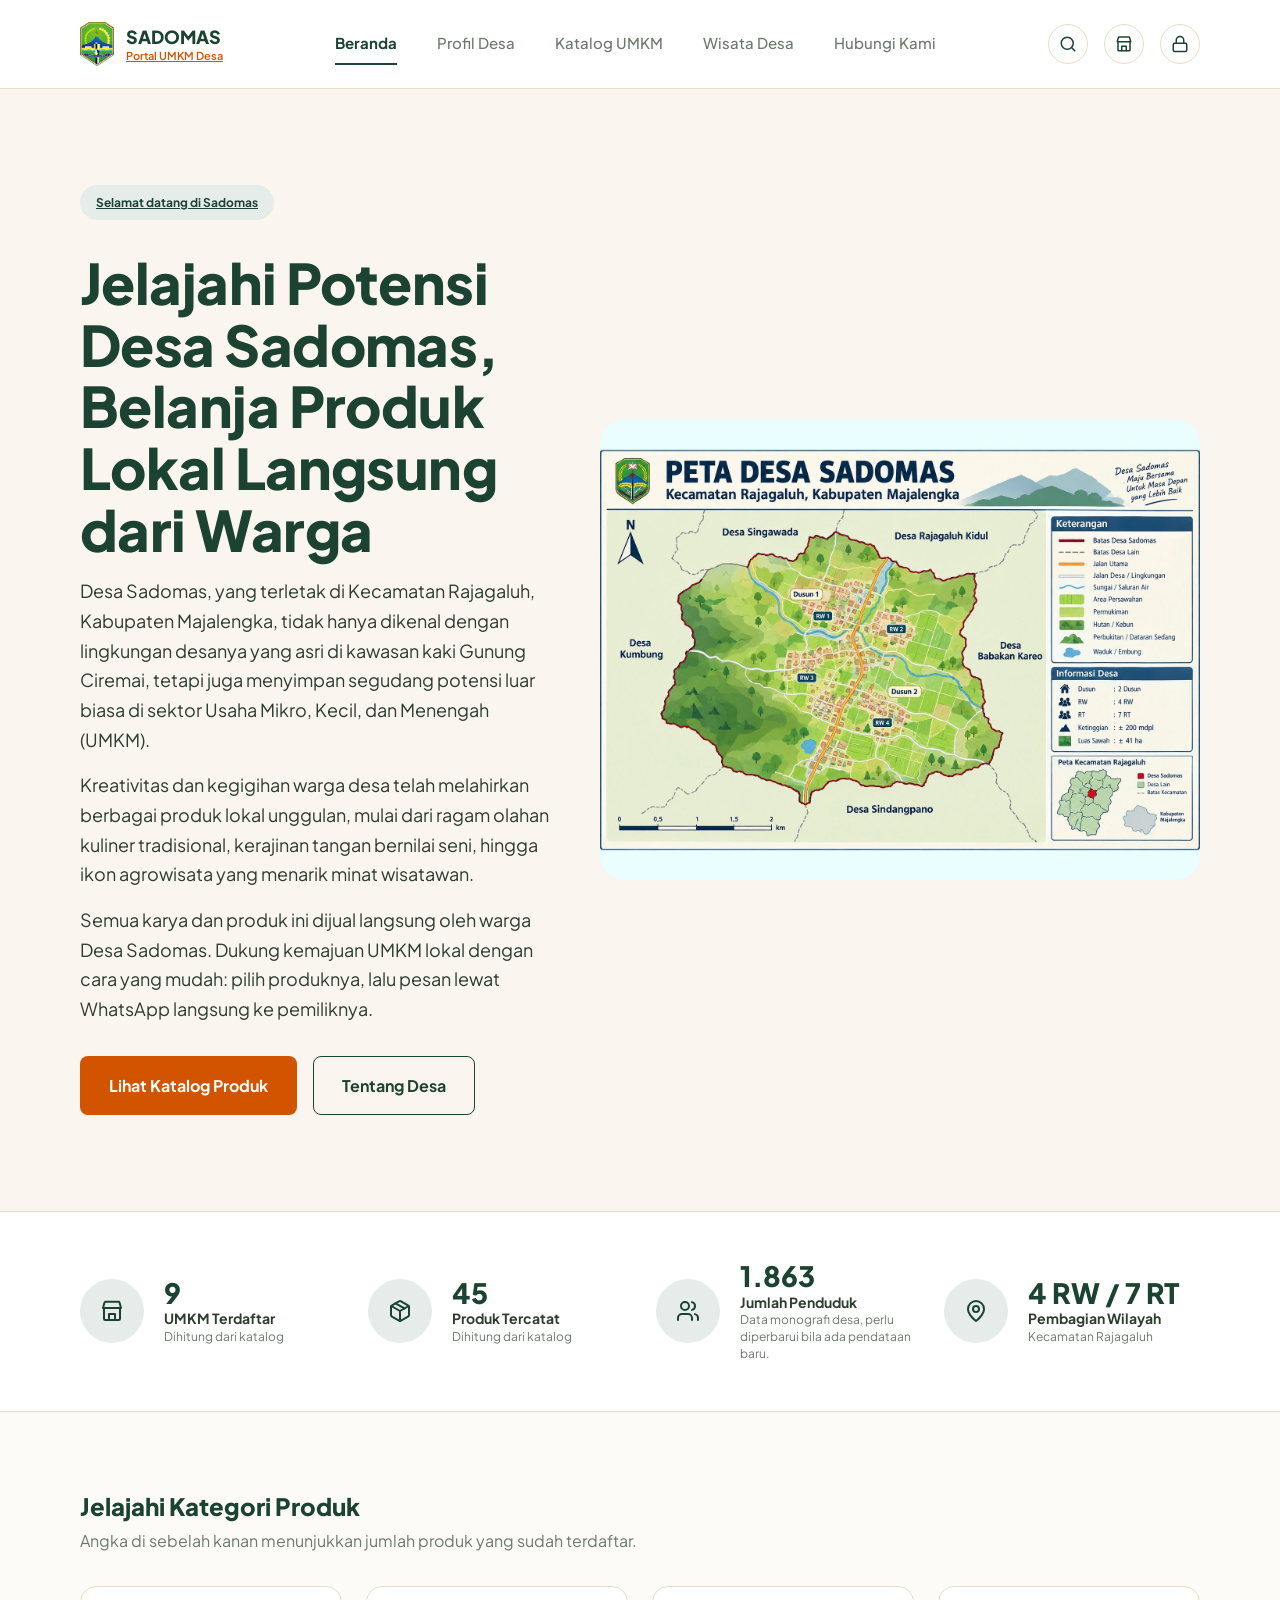
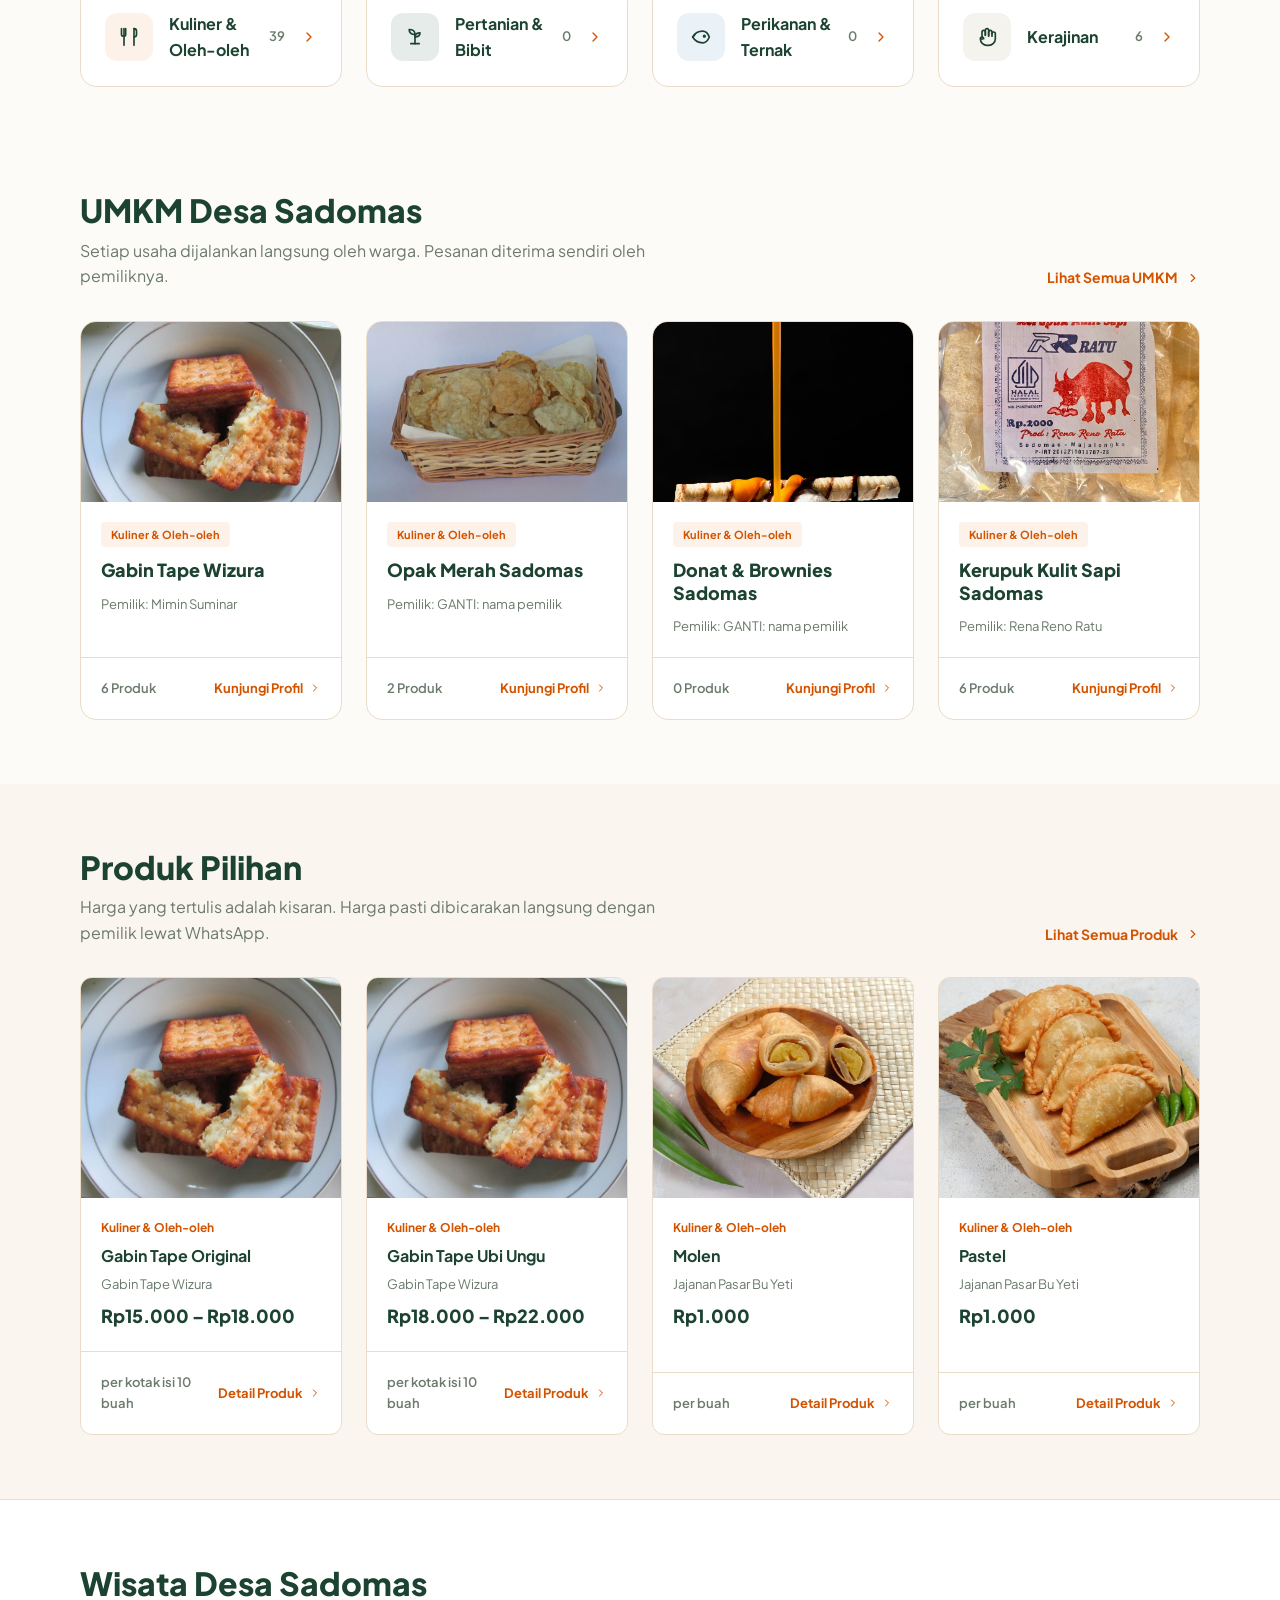
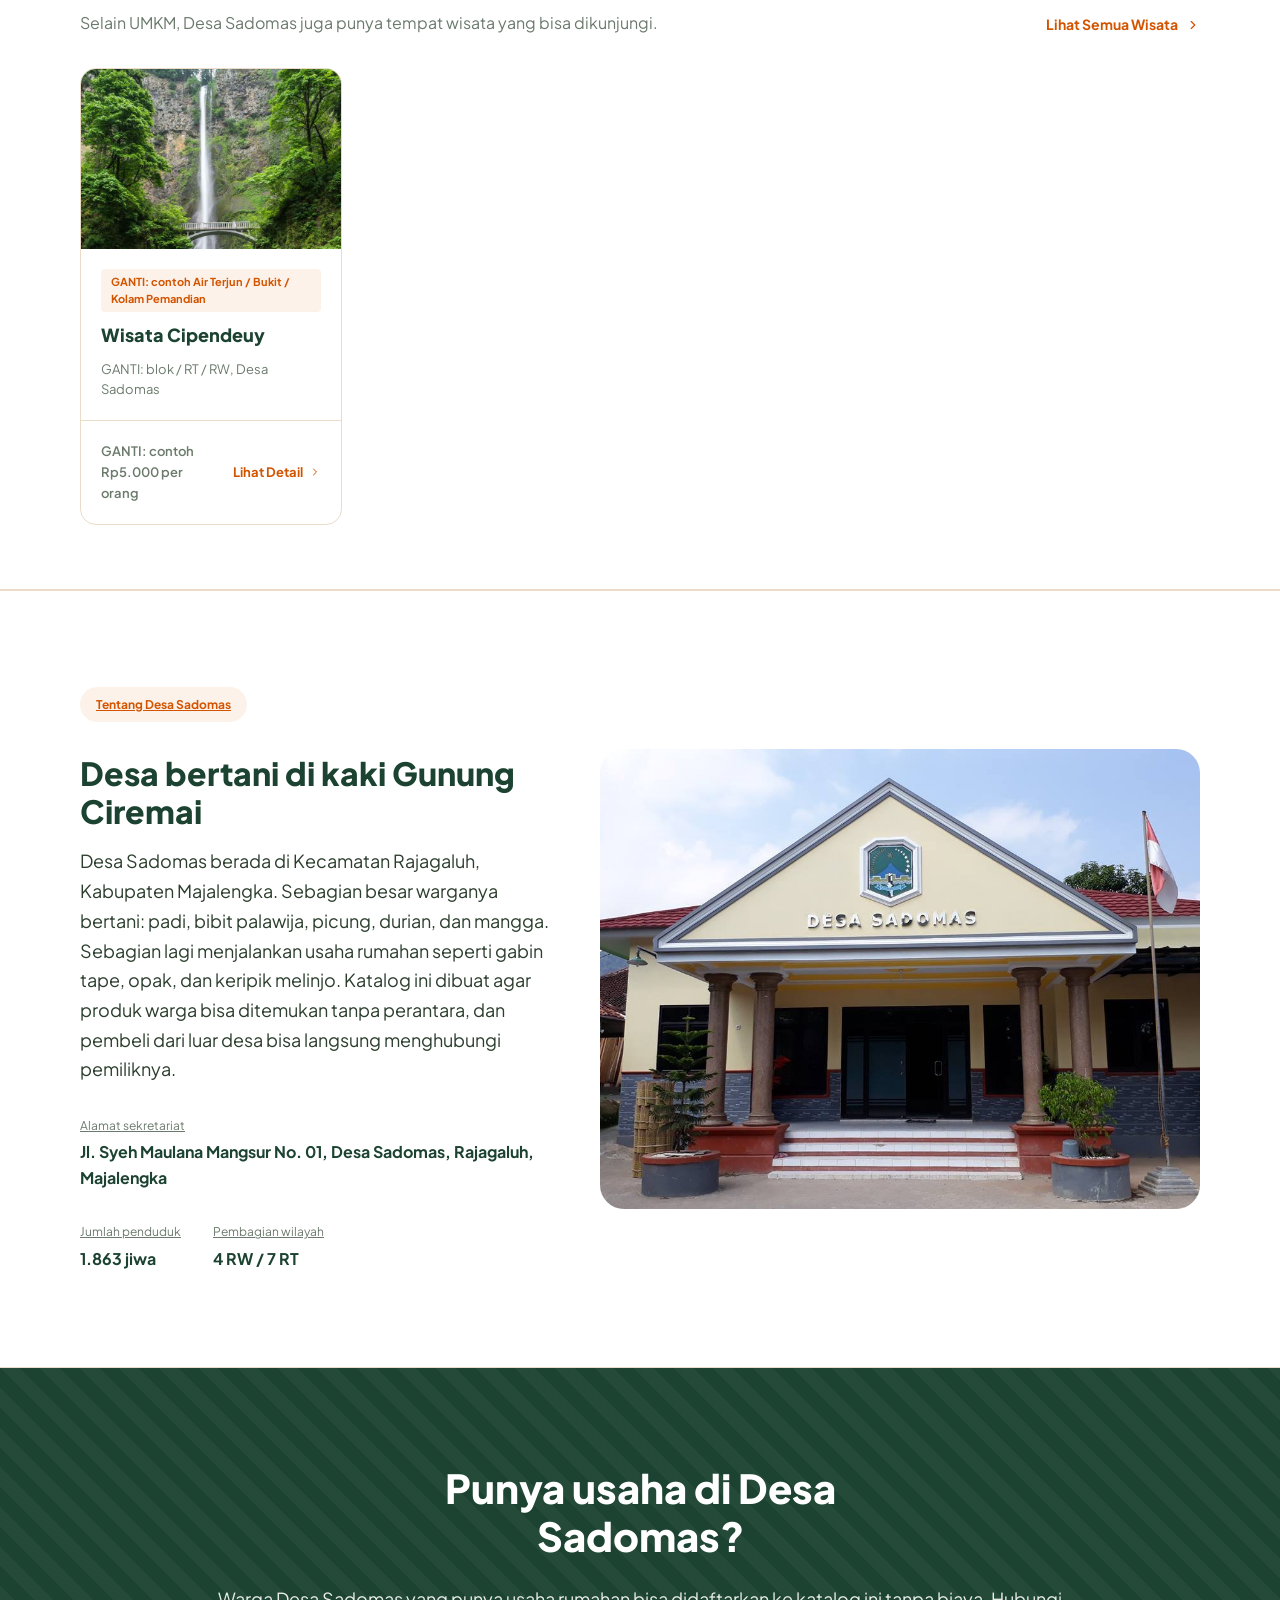
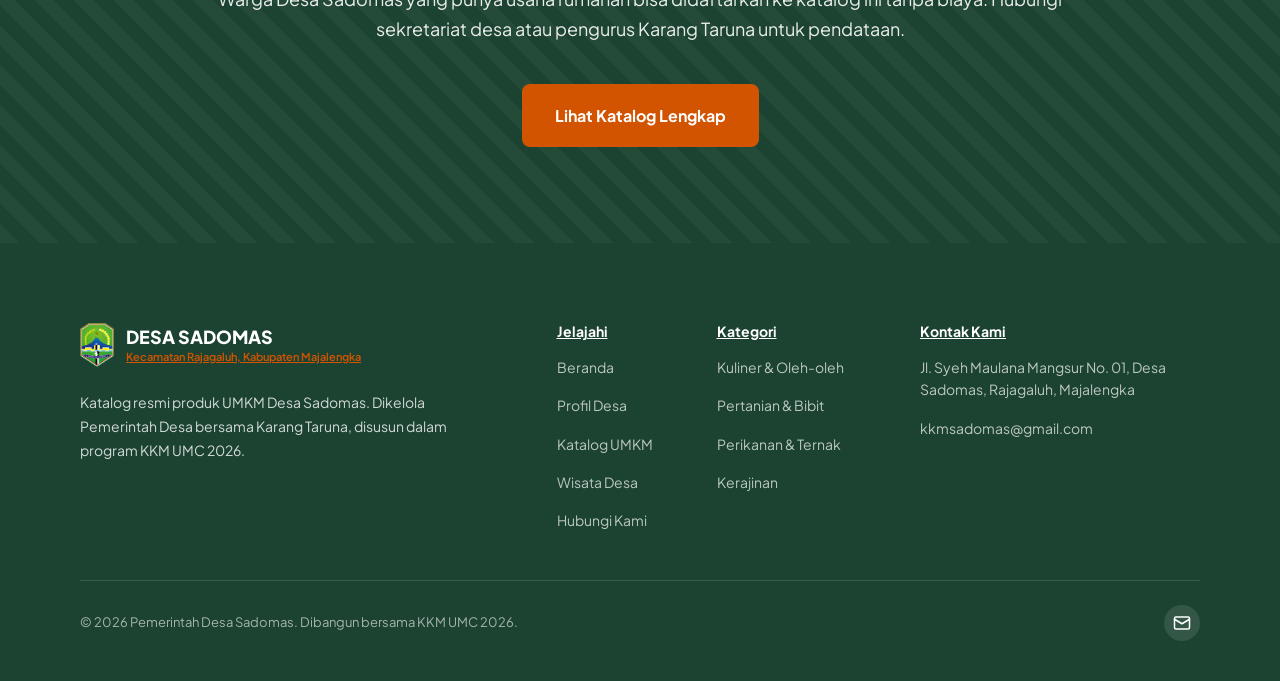
<file: index.html>
<!doctype html>
<html lang="id">
  <head>
    <meta charset="utf-8" />
    <meta name="viewport" content="width=device-width, initial-scale=1" />
    <title>Katalog UMKM Desa Sadomas — Rajagaluh, Majalengka</title>
    <meta name="description" content="Katalog produk UMKM Desa Sadomas, Kecamatan Rajagaluh, Kabupaten Majalengka. Gabin tape, opak, keripik melinjo, bibit palawija, dan buah musiman. Pesan langsung ke pemiliknya lewat WhatsApp." />
    <meta name="theme-color" content="#1c4331" />
    <meta property="og:title" content="Katalog UMKM Desa Sadomas — Rajagaluh, Majalengka" />
    <meta property="og:description" content="Katalog produk UMKM Desa Sadomas, Kecamatan Rajagaluh, Kabupaten Majalengka. Gabin tape, opak, keripik melinjo, bibit palawija, dan buah musiman. Pesan langsung ke pemiliknya lewat WhatsApp." />
    <meta property="og:type" content="website" />
    <link rel="icon" type="image/png" href="assets/icons/icon-192.png" />
    <link rel="manifest" href="manifest.json" />
    <link rel="apple-touch-icon" href="assets/icons/icon-192.png" />
    <meta name="apple-mobile-web-app-capable" content="yes" />
    <meta name="apple-mobile-web-app-status-bar-style" content="black-translucent" />
    <meta name="apple-mobile-web-app-title" content="Sadomas" />
    <link rel="stylesheet" href="assets/style.css" />
  </head>

  <body data-halaman="beranda">
    <main id="isi"></main>

    <script src="data/katalog.js"></script>
    <script src="assets/app.js"></script>
  </body>
</html>
</file>
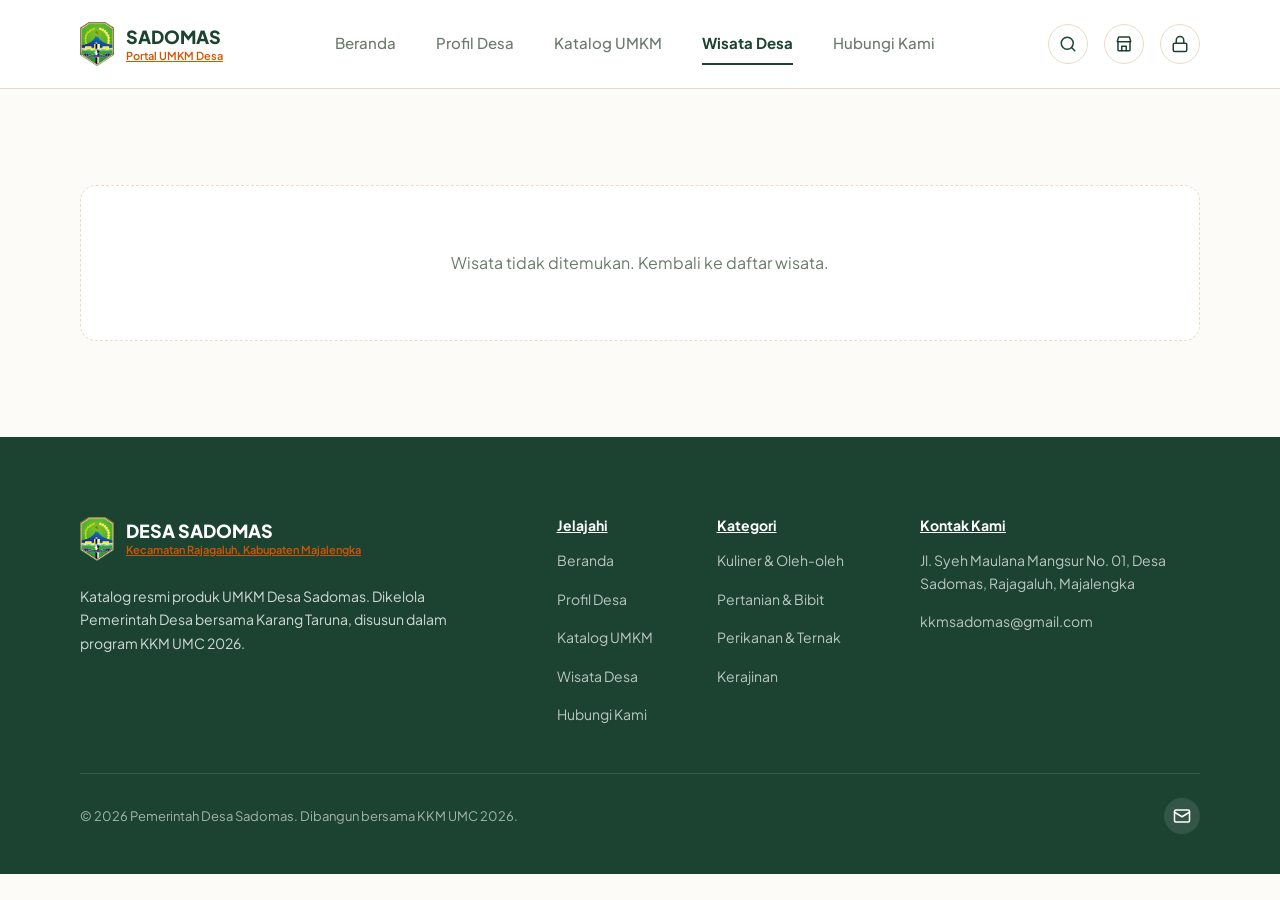
<file: destinasi.html>
<!doctype html>
<html lang="id">
  <head>
    <meta charset="utf-8" />
    <meta name="viewport" content="width=device-width, initial-scale=1" />
    <title>Detail Wisata — UMKM Desa Sadomas</title>
    <meta name="description" content="Rincian tempat wisata di Desa Sadomas: alamat, jam buka, tiket masuk, dan cara bertanya lewat WhatsApp." />
    <meta name="theme-color" content="#1c4331" />
    <meta property="og:title" content="Detail Wisata — UMKM Desa Sadomas" />
    <meta property="og:description" content="Rincian tempat wisata di Desa Sadomas: alamat, jam buka, tiket masuk, dan cara bertanya lewat WhatsApp." />
    <meta property="og:type" content="website" />
    <link rel="icon" type="image/png" href="assets/icons/icon-192.png" />
    <link rel="manifest" href="manifest.json" />
    <link rel="apple-touch-icon" href="assets/icons/icon-192.png" />
    <meta name="apple-mobile-web-app-capable" content="yes" />
    <meta name="apple-mobile-web-app-status-bar-style" content="black-translucent" />
    <meta name="apple-mobile-web-app-title" content="Sadomas" />
    <link rel="stylesheet" href="assets/style.css" />
  </head>

  <body data-halaman="destinasi" data-menu="wisata">
    <main id="isi"></main>

    <script src="data/katalog.js"></script>
    <script src="assets/app.js"></script>
  </body>
</html>
</file>
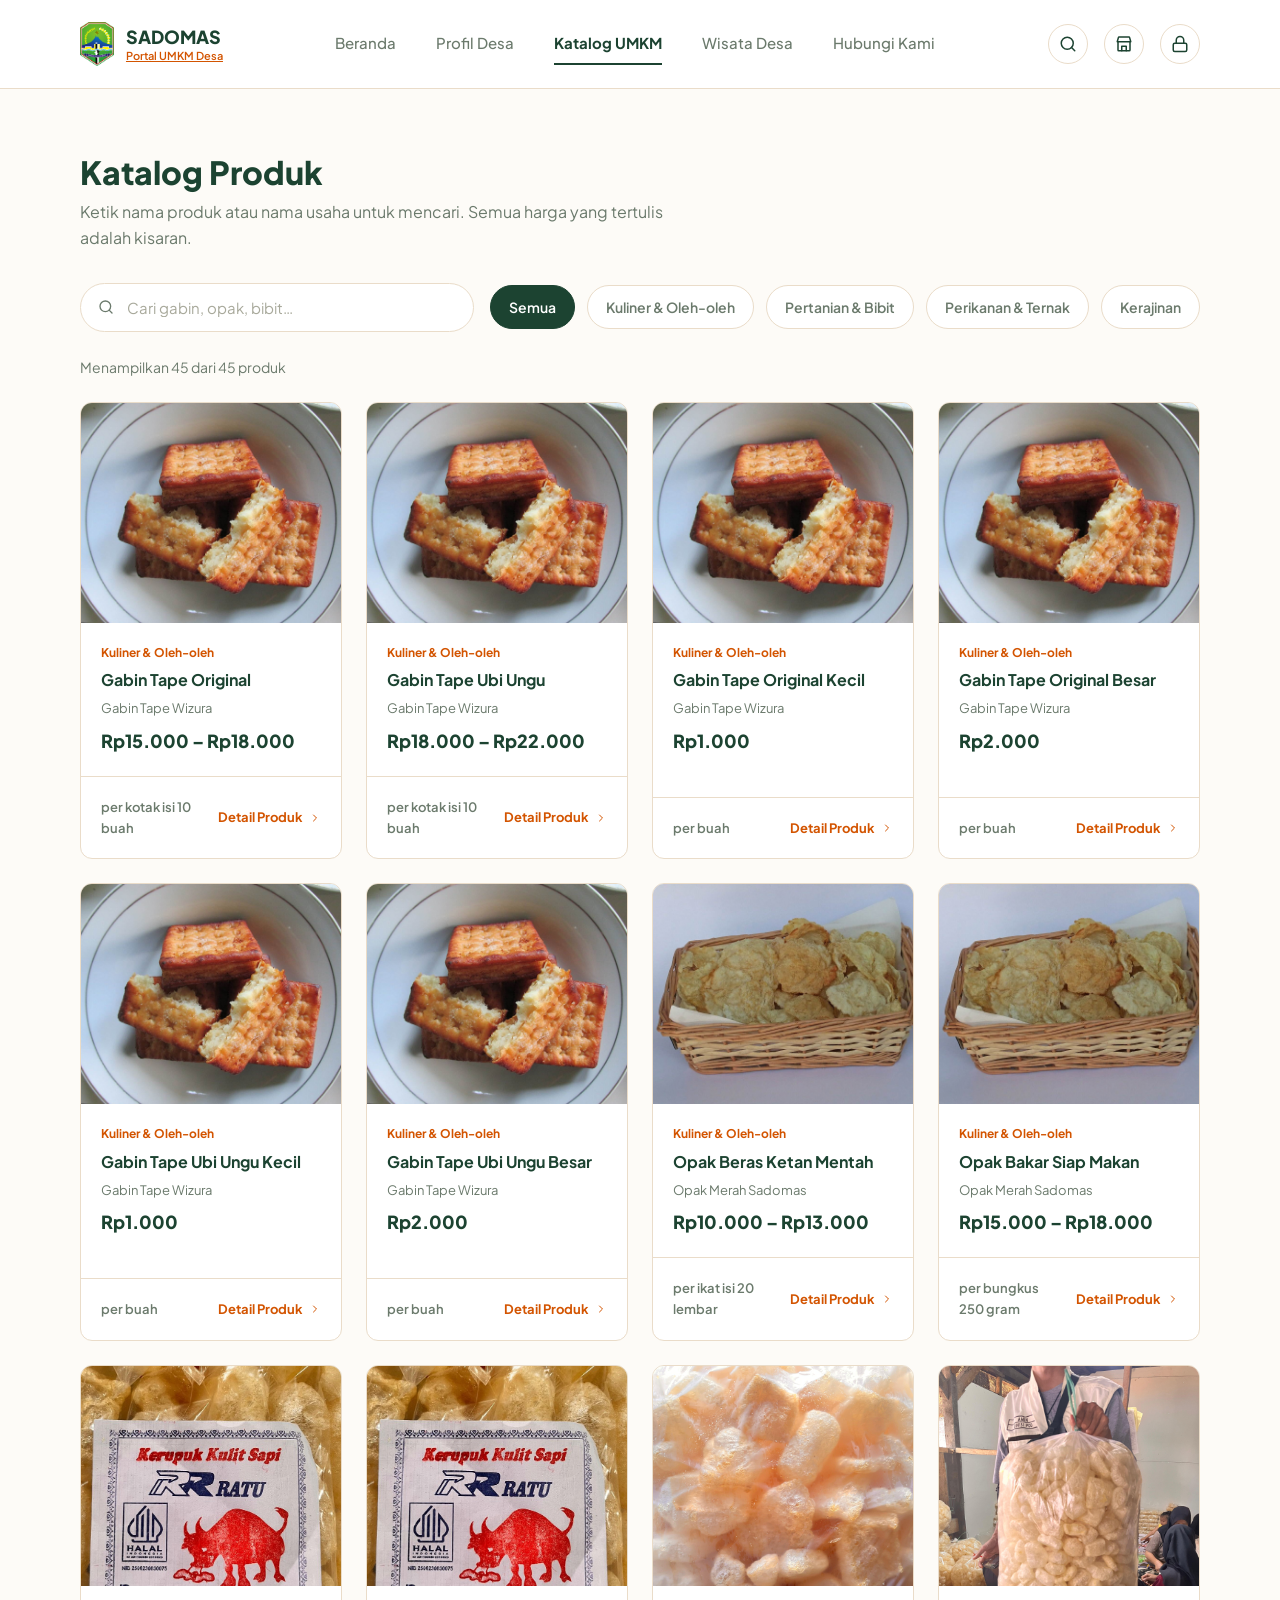
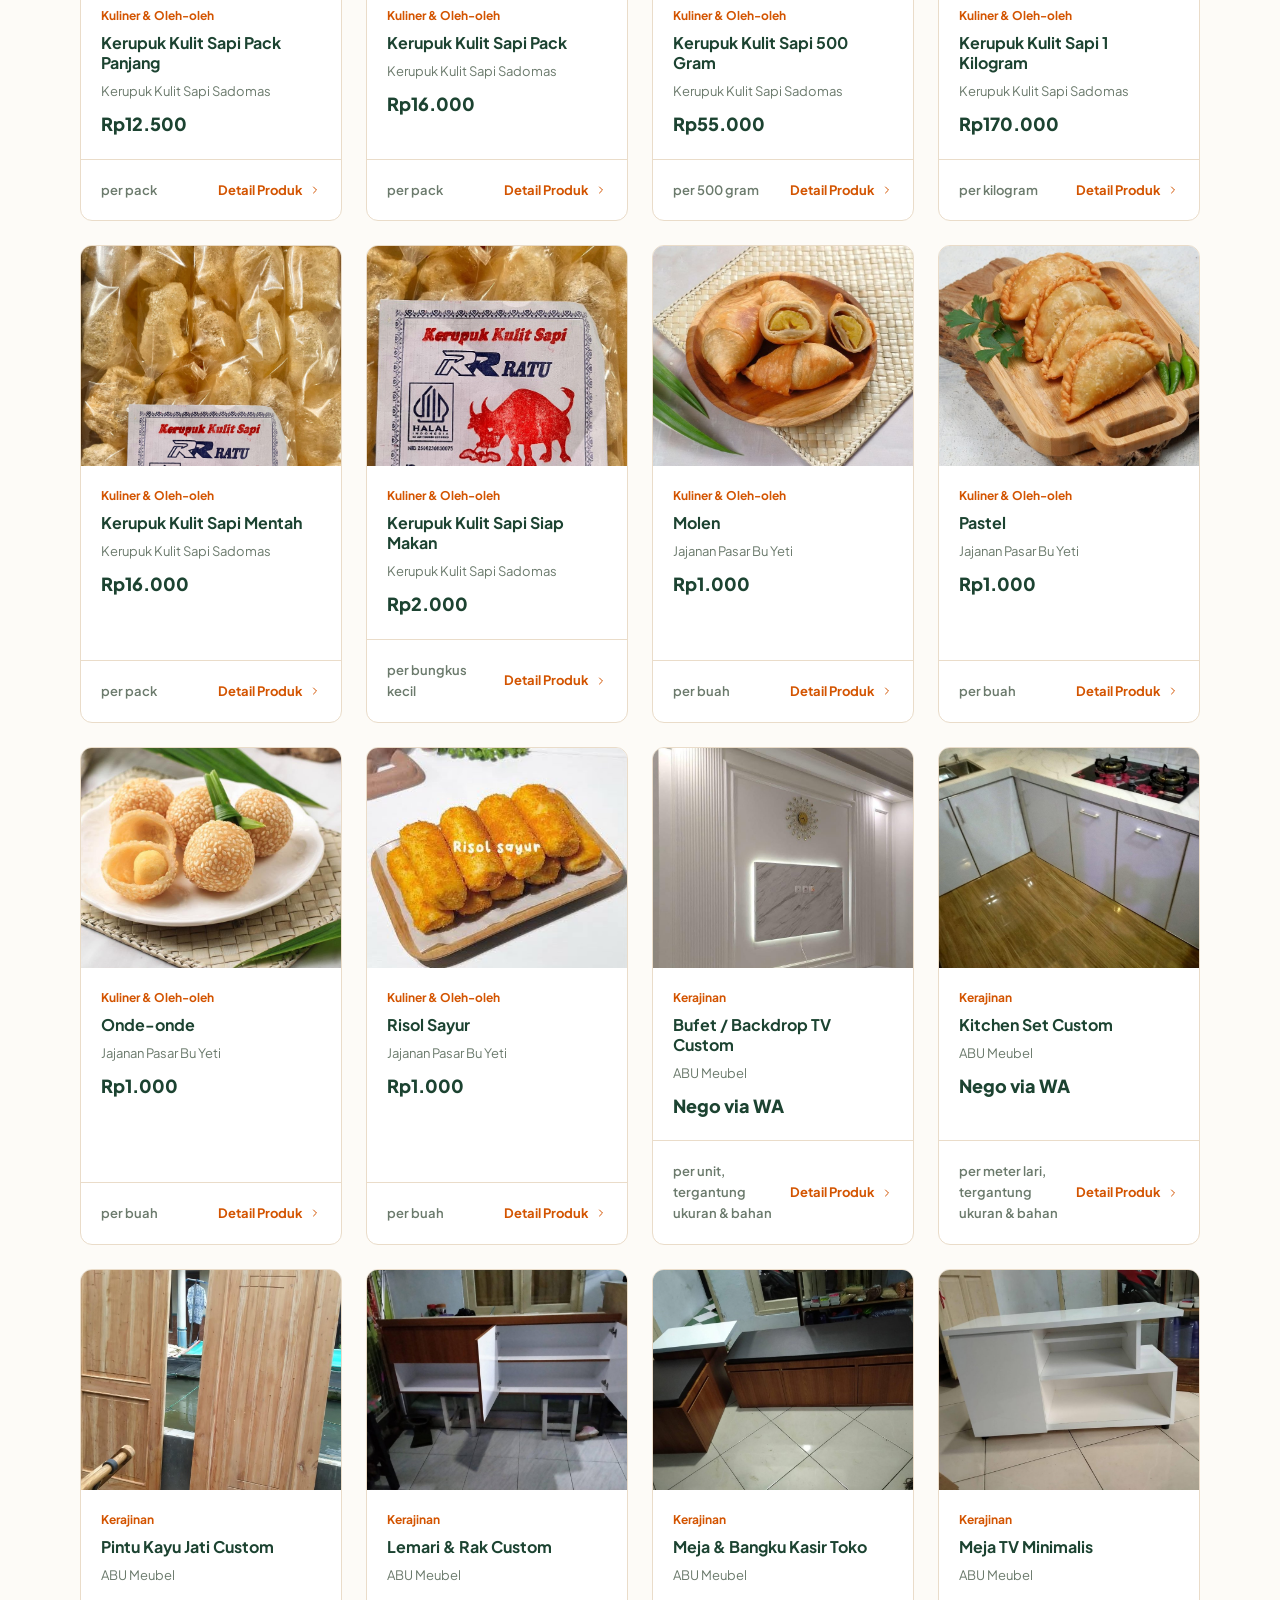
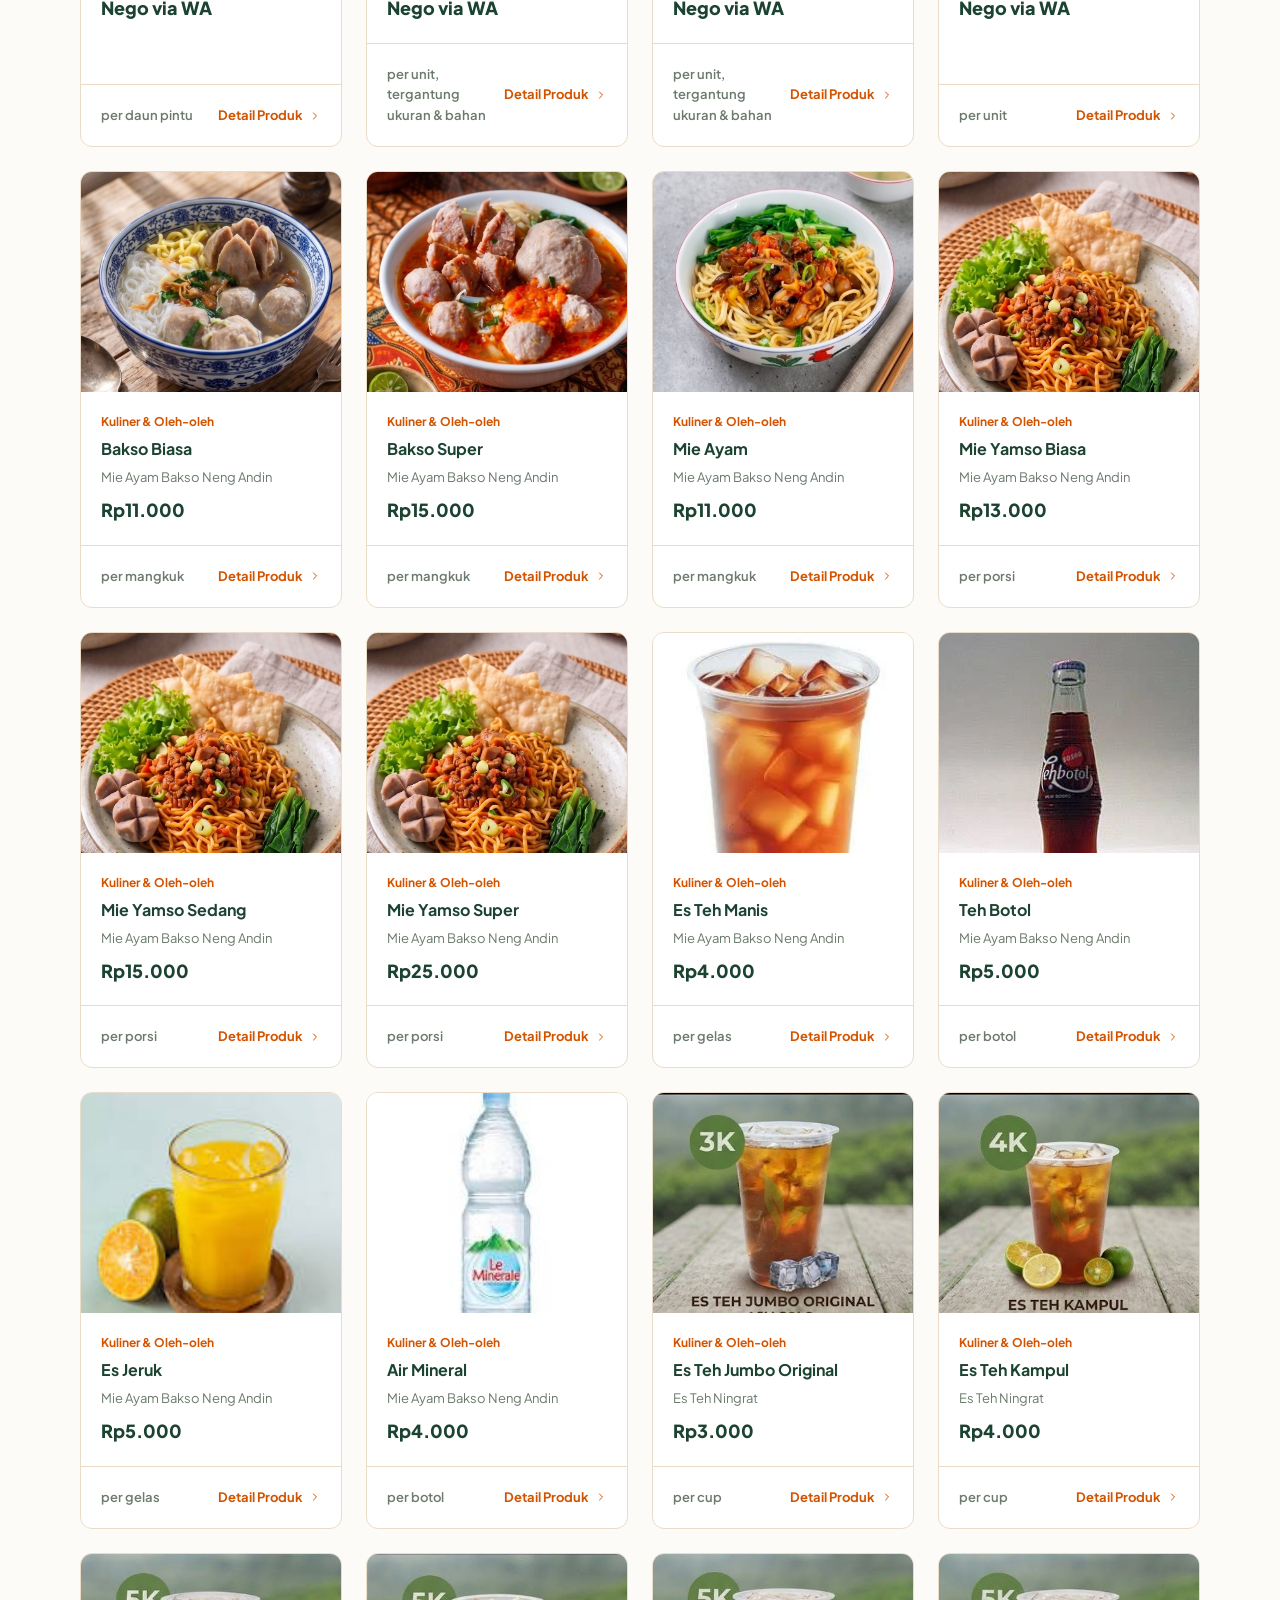
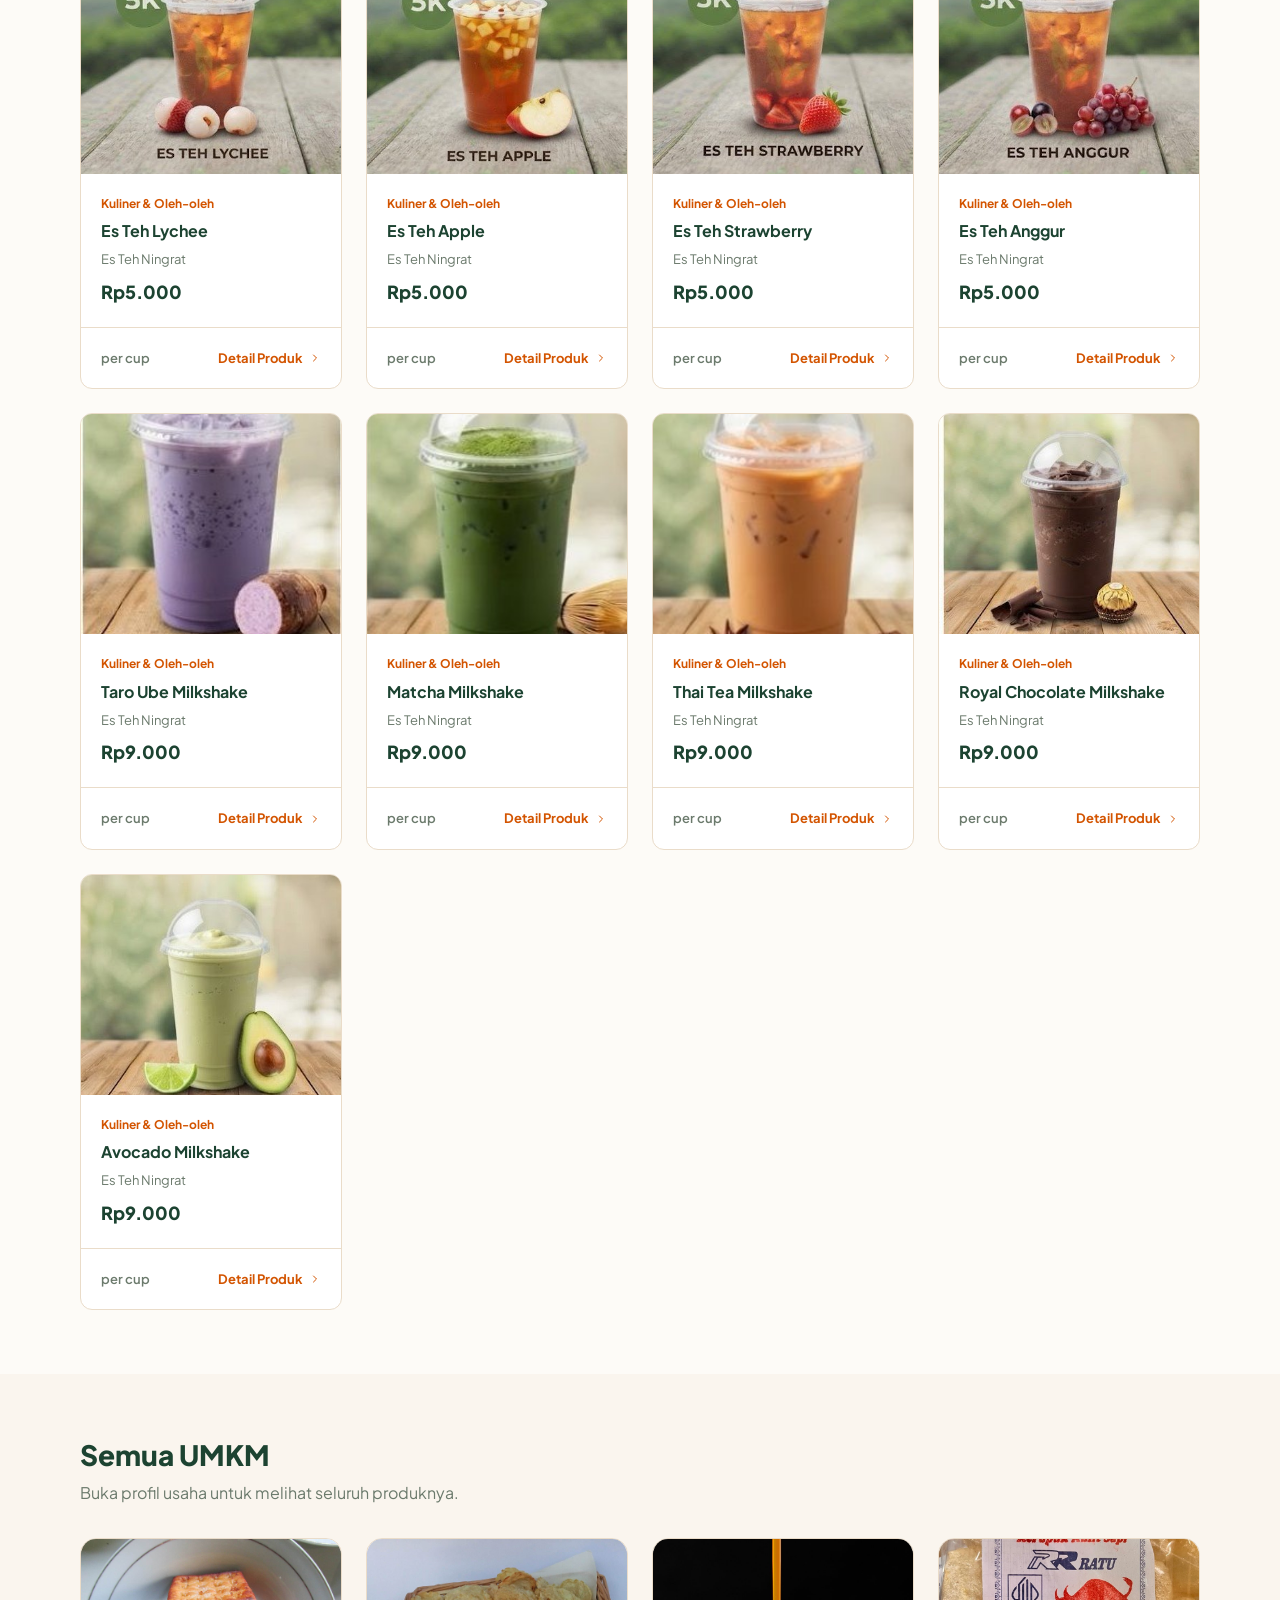
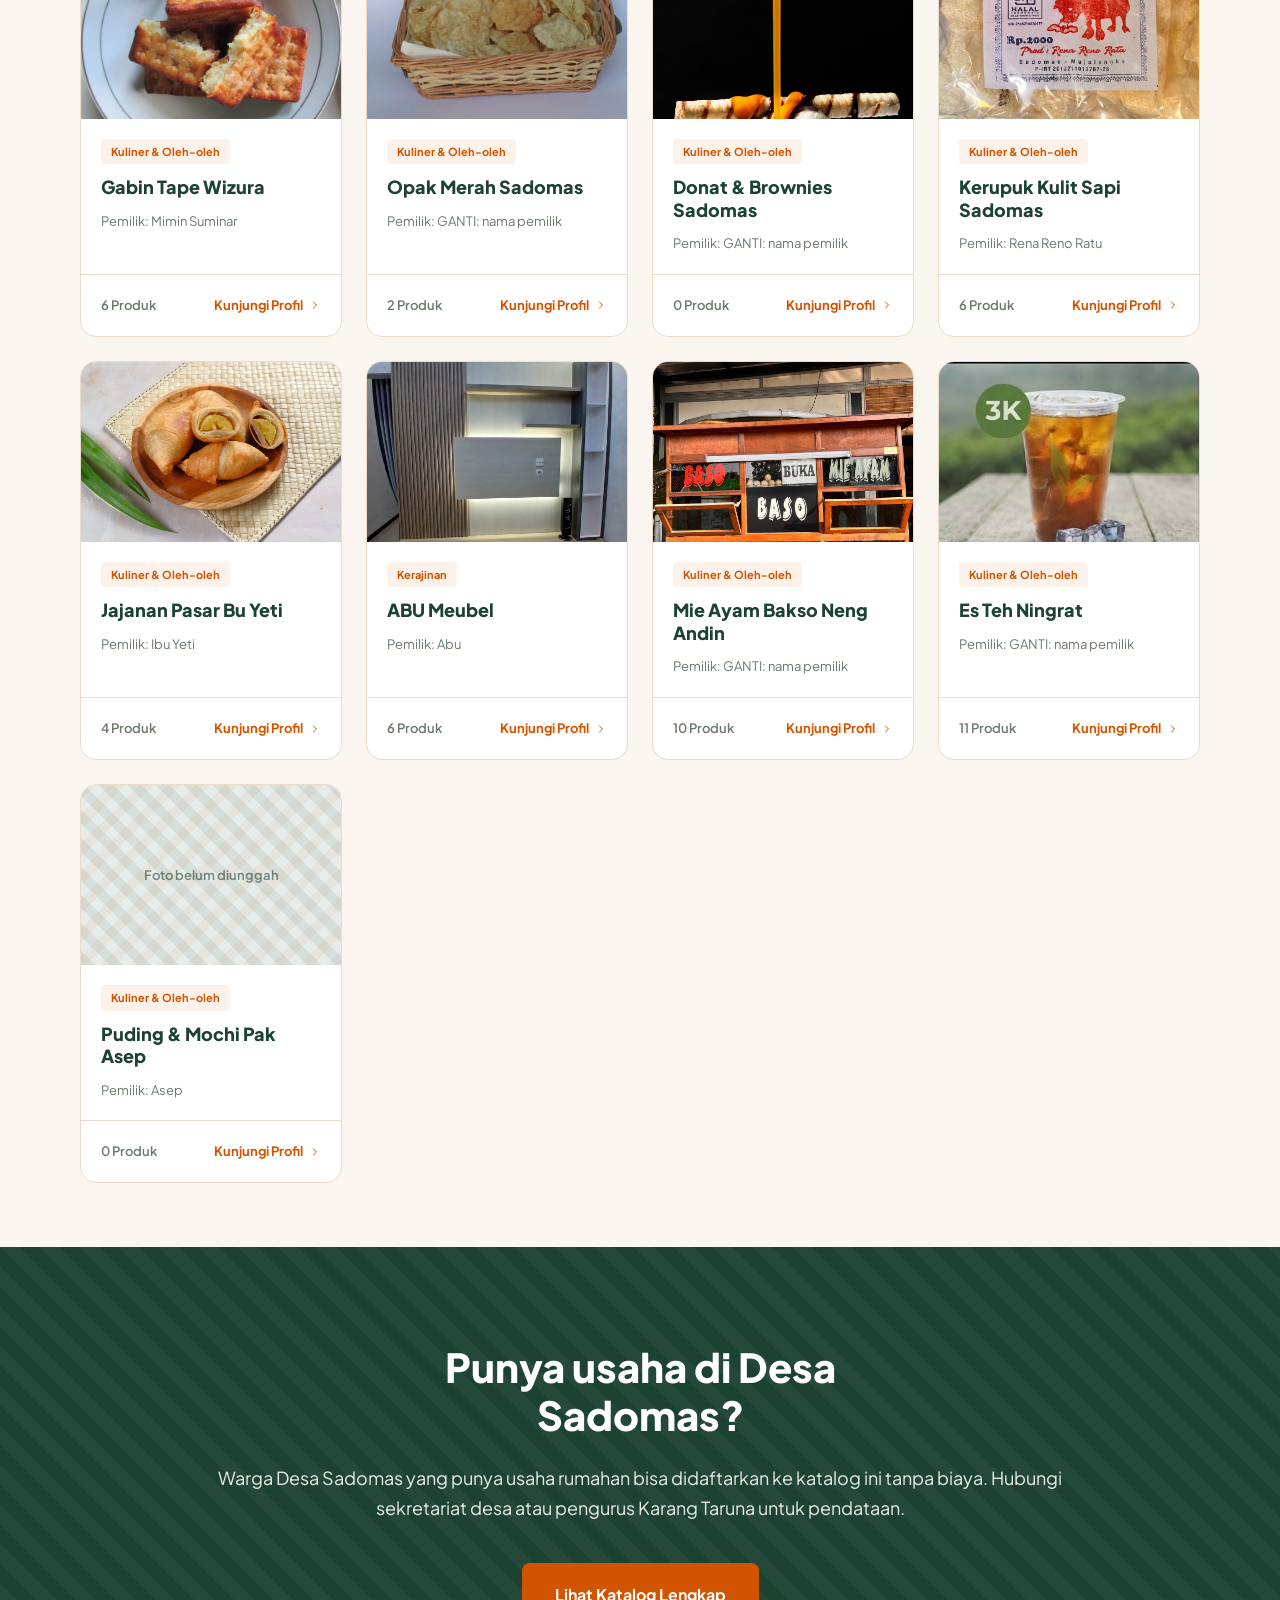
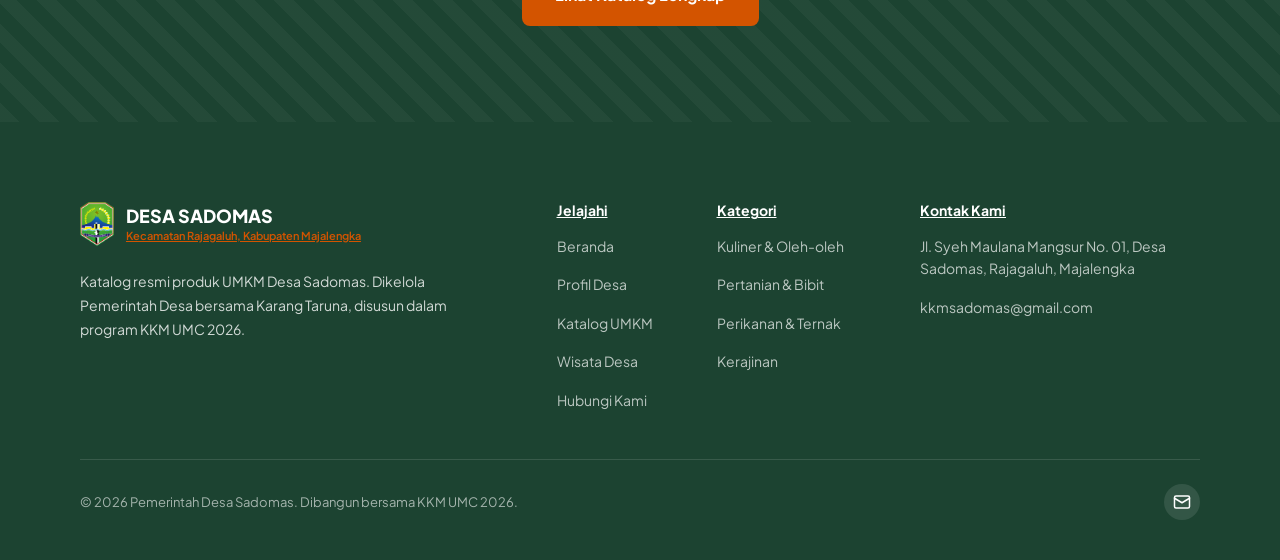
<file: katalog.html>
<!doctype html>
<html lang="id">
  <head>
    <meta charset="utf-8" />
    <meta name="viewport" content="width=device-width, initial-scale=1" />
    <title>Katalog Produk — UMKM Desa Sadomas</title>
    <meta name="description" content="Daftar lengkap produk UMKM Desa Sadomas: kuliner, hasil pertanian, dan kerajinan warga. Cari produk lalu pesan lewat WhatsApp." />
    <meta name="theme-color" content="#1c4331" />
    <meta property="og:title" content="Katalog Produk — UMKM Desa Sadomas" />
    <meta property="og:description" content="Daftar lengkap produk UMKM Desa Sadomas: kuliner, hasil pertanian, dan kerajinan warga. Cari produk lalu pesan lewat WhatsApp." />
    <meta property="og:type" content="website" />
    <link rel="icon" type="image/png" href="assets/icons/icon-192.png" />
    <link rel="manifest" href="manifest.json" />
    <link rel="apple-touch-icon" href="assets/icons/icon-192.png" />
    <meta name="apple-mobile-web-app-capable" content="yes" />
    <meta name="apple-mobile-web-app-status-bar-style" content="black-translucent" />
    <meta name="apple-mobile-web-app-title" content="Sadomas" />
    <link rel="stylesheet" href="assets/style.css" />
  </head>

  <body data-halaman="katalog">
    <main id="isi"></main>

    <script src="data/katalog.js"></script>
    <script src="assets/app.js"></script>
  </body>
</html>
</file>
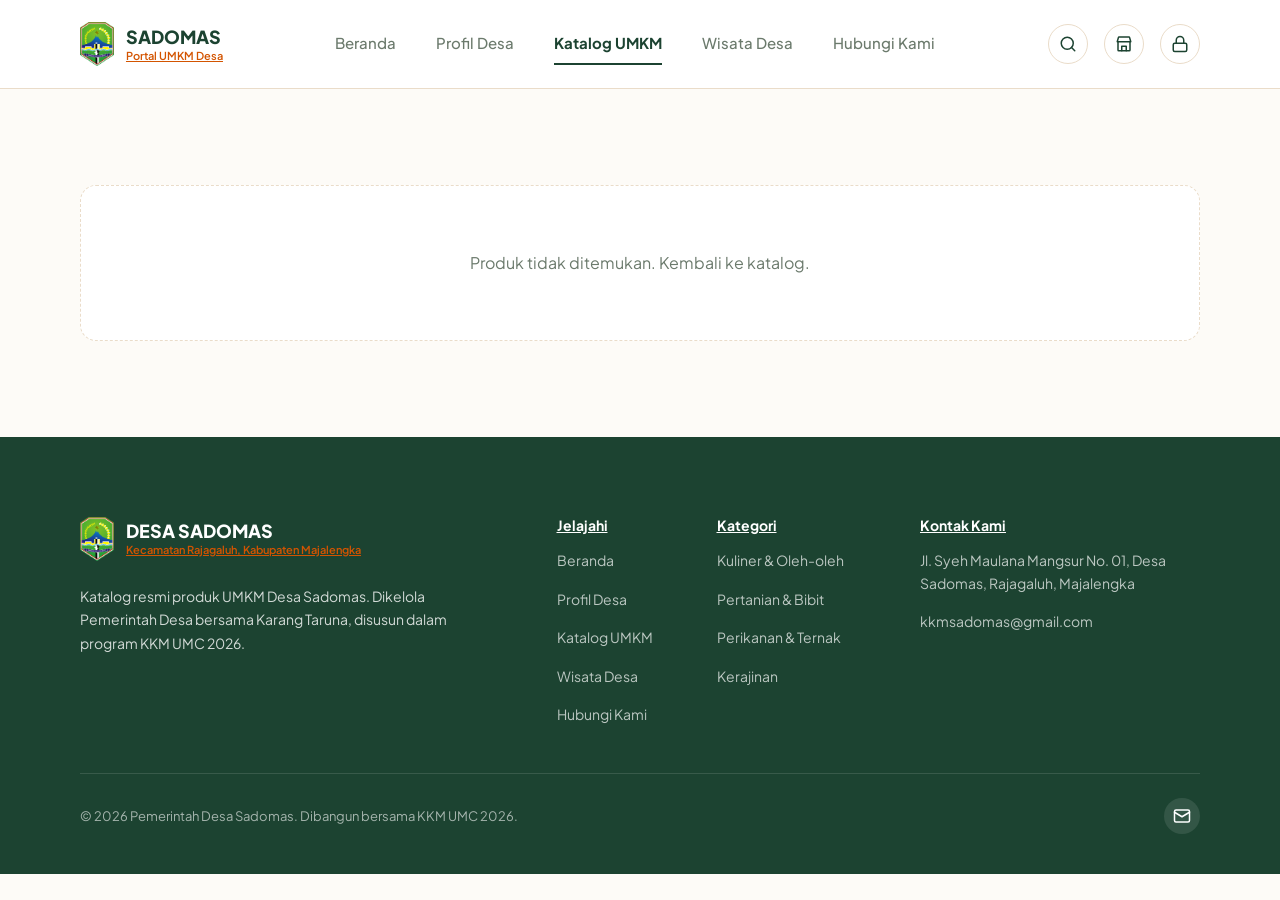
<file: produk.html>
<!doctype html>
<html lang="id">
  <head>
    <meta charset="utf-8" />
    <meta name="viewport" content="width=device-width, initial-scale=1" />
    <title>Detail Produk — UMKM Desa Sadomas</title>
    <meta name="description" content="Rincian produk UMKM Desa Sadomas: kisaran harga, bahan, isi kemasan, dan cara memesan lewat WhatsApp." />
    <meta name="theme-color" content="#1c4331" />
    <meta property="og:title" content="Detail Produk — UMKM Desa Sadomas" />
    <meta property="og:description" content="Rincian produk UMKM Desa Sadomas: kisaran harga, bahan, isi kemasan, dan cara memesan lewat WhatsApp." />
    <meta property="og:type" content="website" />
    <link rel="icon" type="image/png" href="assets/icons/icon-192.png" />
    <link rel="manifest" href="manifest.json" />
    <link rel="apple-touch-icon" href="assets/icons/icon-192.png" />
    <meta name="apple-mobile-web-app-capable" content="yes" />
    <meta name="apple-mobile-web-app-status-bar-style" content="black-translucent" />
    <meta name="apple-mobile-web-app-title" content="Sadomas" />
    <link rel="stylesheet" href="assets/style.css" />
  </head>

  <body data-halaman="produk" data-menu="katalog">
    <main id="isi"></main>

    <script src="data/katalog.js"></script>
    <script src="assets/app.js"></script>
  </body>
</html>
</file>
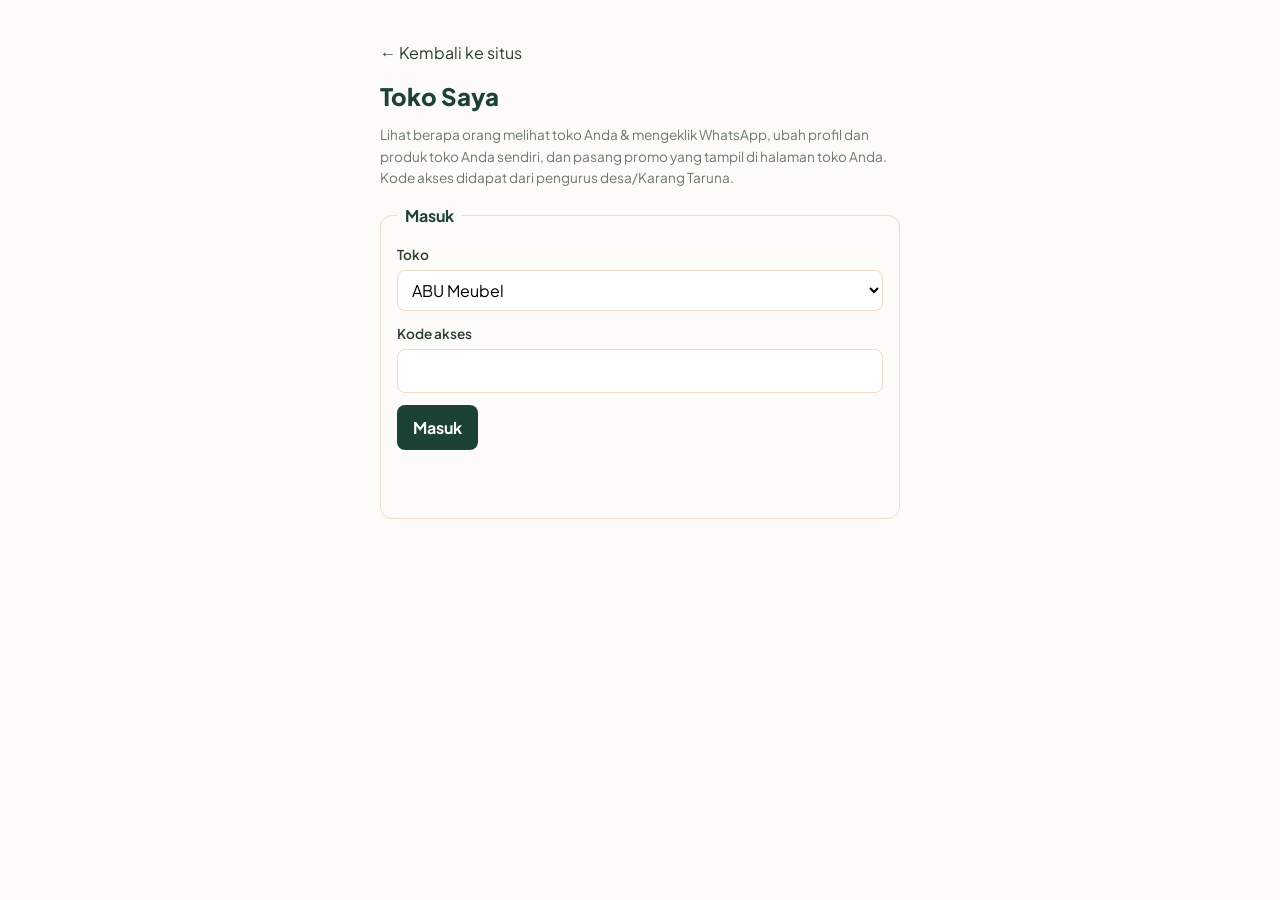
<file: toko-saya.html>
<!doctype html>
<html lang="id">
  <head>
    <meta charset="utf-8" />
    <meta name="viewport" content="width=device-width, initial-scale=1" />
    <title>Toko Saya — UMKM Desa Sadomas</title>
    <meta name="robots" content="noindex" />
    <link rel="icon" type="image/png" href="assets/icons/icon-192.png" />
    <link rel="stylesheet" href="assets/style.css" />
    <style>
      /* Halaman ini berdiri sendiri, sama seperti admin.html -- tidak
         ditautkan di menu situs publik, cuma memakai warna & huruf
         yang sama lewat variabel di assets/style.css. */
      body {
        background: var(--krem);
        color: var(--teks);
        font-family: var(--huruf);
        max-width: 560px;
        margin: 0 auto;
        padding: 24px 20px 80px;
      }
      h1 {
        font-size: 1.5rem;
        margin: 8px 0 4px;
      }
      fieldset {
        border: 1px solid var(--garis);
        border-radius: 12px;
        padding: 16px;
        margin: 0 0 20px;
      }
      legend {
        padding: 0 8px;
        font-weight: 700;
        color: var(--hijau);
      }
      .f-baris {
        display: flex;
        flex-direction: column;
        gap: 4px;
        margin-bottom: 12px;
      }
      label {
        font-size: 0.85rem;
        font-weight: 600;
      }
      input,
      textarea,
      select {
        font: inherit;
        padding: 8px 10px;
        border: 1px solid var(--garis);
        border-radius: 8px;
        background: var(--putih);
      }
      input[type="checkbox"] {
        width: 18px;
        height: 18px;
      }
      .baris-inline {
        display: flex;
        align-items: center;
        gap: 8px;
      }
      .baris-inline label {
        font-weight: 400;
      }
      button {
        font: inherit;
        font-weight: 700;
        padding: 10px 16px;
        border-radius: 8px;
        border: none;
        cursor: pointer;
        background: var(--hijau);
        color: #fff;
      }
      .angka-baris {
        display: flex;
        gap: 24px;
        margin: 8px 0 20px;
      }
      .angka-satu {
        background: var(--putih);
        border: 1px solid var(--garis);
        border-radius: 10px;
        padding: 12px 20px;
        text-align: center;
      }
      .angka-satu strong {
        display: block;
        font-size: 1.6rem;
        color: var(--hijau);
      }
      .catatan {
        font-size: 0.85rem;
        color: var(--redup);
      }
      .f-foto-alat {
        display: flex;
        align-items: center;
        gap: 10px;
        flex-wrap: wrap;
      }
      .f-foto-status {
        font-size: 0.82rem;
        color: var(--redup);
      }
      .f-foto-status--ok {
        color: var(--hijau);
      }
      .f-foto-status--galat {
        color: #b3261e;
      }
      .f-foto-pratinjau {
        display: block;
        margin-top: 6px;
        max-width: 160px;
        max-height: 160px;
        border-radius: 8px;
        border: 1px solid var(--garis);
        object-fit: cover;
      }
      button.sekunder {
        background: var(--netral);
        color: var(--teks);
      }
      button.tombol-bahaya {
        background: #b3261e;
        color: #fff;
      }
      .form-baris-tombol {
        display: flex;
        gap: 10px;
        flex-wrap: wrap;
        margin-top: 4px;
      }
      .daftar__aksi {
        display: flex;
        gap: 8px;
        flex-shrink: 0;
      }
      .kosong-kecil {
        color: var(--redup);
        font-size: 0.9rem;
      }
      .kisi-produk-saya {
        display: grid;
        grid-template-columns: repeat(auto-fill, minmax(230px, 1fr));
        gap: 18px;
      }
      .kartu-produk-saya .kartu__gambar {
        height: 170px;
      }
      .kartu-produk-saya .kartu__badan {
        padding: 16px 18px;
        gap: 8px;
      }
      .kartu-produk-saya .kartu__baris {
        align-items: center;
      }
      .kartu-produk-saya .kartu__kaki {
        padding: 14px 18px;
        justify-content: flex-end;
      }
      .tanda--kecil {
        font-size: 10px;
        padding: 2px 7px;
      }
    </style>
  </head>

  <body>
    <p><a href="index.html">&larr; Kembali ke situs</a></p>
    <h1>Toko Saya</h1>
    <p class="catatan">
      Lihat berapa orang melihat toko Anda &amp; mengeklik WhatsApp, ubah
      profil dan produk toko Anda sendiri, dan pasang promo yang tampil di
      halaman toko Anda. Kode akses didapat dari pengurus desa/Karang
      Taruna.
    </p>

    <fieldset id="fieldset-masuk">
      <legend>Masuk</legend>
      <form id="form-masuk">
        <div class="f-baris">
          <label for="ts-slug">Toko</label>
          <select id="ts-slug" required></select>
        </div>
        <div class="f-baris">
          <label for="ts-kode">Kode akses</label>
          <input id="ts-kode" type="password" autocomplete="off" required />
        </div>
        <button type="submit">Masuk</button>
      </form>
      <p class="status" id="masuk-status"></p>
    </fieldset>

    <fieldset id="fieldset-isi" hidden>
      <legend>Statistik <span id="isi-nama-toko"></span></legend>
      <div class="angka-baris">
        <div class="angka-satu"><strong id="angka-kunjungan">0</strong>Kunjungan</div>
        <div class="angka-satu"><strong id="angka-klik-wa">0</strong>Klik WhatsApp</div>
      </div>
      <div id="grafik-harian"></div>
      <p class="catatan">14 hari terakhir.</p>
    </fieldset>

    <fieldset id="fieldset-promo" hidden>
      <legend>Promo Toko</legend>
      <p class="catatan">
        Tampil di halaman profil toko Anda hampir seketika setelah disimpan.
      </p>
      <form id="form-promo">
        <div class="f-baris">
          <label for="promo-teks">Isi promo</label>
          <textarea id="promo-teks" rows="3"></textarea>
        </div>
        <div class="baris-inline" style="margin-bottom:12px">
          <input id="promo-aktif" type="checkbox" />
          <label for="promo-aktif">Tampilkan promo ini di halaman toko</label>
        </div>
        <button type="submit">Simpan Promo</button>
      </form>
      <p class="status" id="promo-status"></p>
    </fieldset>

    <fieldset id="fieldset-profil" hidden>
      <legend>Profil Toko</legend>
      <p class="catatan">
        Perubahan tampil di katalog publik hampir seketika. Nama usaha bisa
        diubah, tapi alamat halaman toko (slug) tetap sama.
      </p>
      <form id="form-profil">
        <div class="f-baris">
          <label for="pf-nama">Nama usaha</label>
          <input id="pf-nama" type="text" required />
        </div>
        <div class="f-baris">
          <label for="pf-kategori">Kategori (kuliner / pertanian / perikanan / kerajinan)</label>
          <input id="pf-kategori" type="text" required />
        </div>
        <div class="f-baris">
          <label for="pf-pemilik">Nama pemilik</label>
          <input id="pf-pemilik" type="text" />
        </div>
        <div class="f-baris">
          <label for="pf-wa">Nomor WhatsApp (awalan 62, contoh 6281234567890)</label>
          <input id="pf-wa" type="text" />
        </div>
        <div class="f-baris">
          <label for="pf-alamat">Alamat</label>
          <input id="pf-alamat" type="text" />
        </div>
        <div class="f-baris">
          <label for="pf-jamBuka">Jam buka</label>
          <input id="pf-jamBuka" type="text" />
        </div>
        <div class="f-baris">
          <label for="pf-pengiriman">Pengiriman</label>
          <input id="pf-pengiriman" type="text" />
        </div>
        <div class="f-baris">
          <label for="pf-foto">Foto utama</label>
          <input id="pf-foto" type="text" placeholder="Ketik nama berkas, atau unggah foto di sebelah" />
          <div class="f-foto-alat">
            <input type="file" accept="image/*" id="pf-foto-berkas" />
            <span class="f-foto-status" id="pf-foto-status"></span>
          </div>
          <img class="f-foto-pratinjau" id="pf-foto-pratinjau" alt="" hidden />
        </div>
        <div class="f-baris">
          <label for="pf-fotoLokasi">Foto lokasi</label>
          <input id="pf-fotoLokasi" type="text" placeholder="Ketik nama berkas, atau unggah foto di sebelah" />
          <div class="f-foto-alat">
            <input type="file" accept="image/*" id="pf-fotoLokasi-berkas" />
            <span class="f-foto-status" id="pf-fotoLokasi-status"></span>
          </div>
          <img class="f-foto-pratinjau" id="pf-fotoLokasi-pratinjau" alt="" hidden />
        </div>
        <div class="f-baris">
          <label for="pf-deskripsi">Deskripsi</label>
          <textarea id="pf-deskripsi" rows="4" required></textarea>
        </div>
        <button type="submit">Simpan Profil</button>
      </form>
      <p class="status" id="profil-status"></p>
    </fieldset>

    <fieldset id="fieldset-produk" hidden>
      <legend>Produk Saya</legend>
      <div class="form-baris-tombol" style="margin-bottom:12px">
        <button type="button" id="btn-tambah-produk">+ Tambah Produk</button>
      </div>
      <div id="daftar-produk"></div>

      <form id="form-produk" hidden style="margin-top:16px; border-top:1px solid var(--garis); padding-top:16px">
        <p class="catatan" id="produk-judul-form">Tambah produk baru</p>
        <div class="f-baris">
          <label for="pr-slug">Slug (huruf kecil, pakai -, tidak boleh sama dengan produk lain)</label>
          <input id="pr-slug" type="text" required />
        </div>
        <div class="f-baris">
          <label for="pr-nama">Nama produk</label>
          <input id="pr-nama" type="text" required />
        </div>
        <div class="f-baris">
          <label for="pr-kategori">Kategori</label>
          <input id="pr-kategori" type="text" required />
        </div>
        <div class="f-baris">
          <label for="pr-harga">Harga (kisaran, contoh Rp15.000 – Rp18.000)</label>
          <input id="pr-harga" type="text" />
        </div>
        <div class="f-baris">
          <label for="pr-satuan">Satuan (contoh per kotak isi 10 buah)</label>
          <input id="pr-satuan" type="text" />
        </div>
        <div class="f-baris">
          <label for="pr-foto">Foto utama</label>
          <input id="pr-foto" type="text" placeholder="Ketik nama berkas, atau unggah foto di sebelah" />
          <div class="f-foto-alat">
            <input type="file" accept="image/*" id="pr-foto-berkas" />
            <span class="f-foto-status" id="pr-foto-status"></span>
          </div>
          <img class="f-foto-pratinjau" id="pr-foto-pratinjau" alt="" hidden />
        </div>
        <div class="baris-inline" style="margin-bottom:12px">
          <input id="pr-unggulan" type="checkbox" />
          <label for="pr-unggulan">Tampilkan di beranda sebagai produk unggulan</label>
        </div>
        <div class="f-baris">
          <label for="pr-deskripsi">Deskripsi</label>
          <textarea id="pr-deskripsi" rows="3" required></textarea>
        </div>
        <div class="form-baris-tombol">
          <button type="submit">Simpan Produk</button>
          <button type="button" class="sekunder" id="btn-batal-produk">Batal</button>
          <button type="button" class="tombol-bahaya" id="btn-hapus-produk" hidden>Hapus</button>
        </div>
      </form>
      <p class="status" id="produk-status"></p>
    </fieldset>

    <script src="data/katalog.js"></script>
    <script src="assets/grafik.js"></script>
    <script src="assets/foto-util.js"></script>
    <script src="assets/toko-saya.js"></script>
  </body>
</html>
</file>
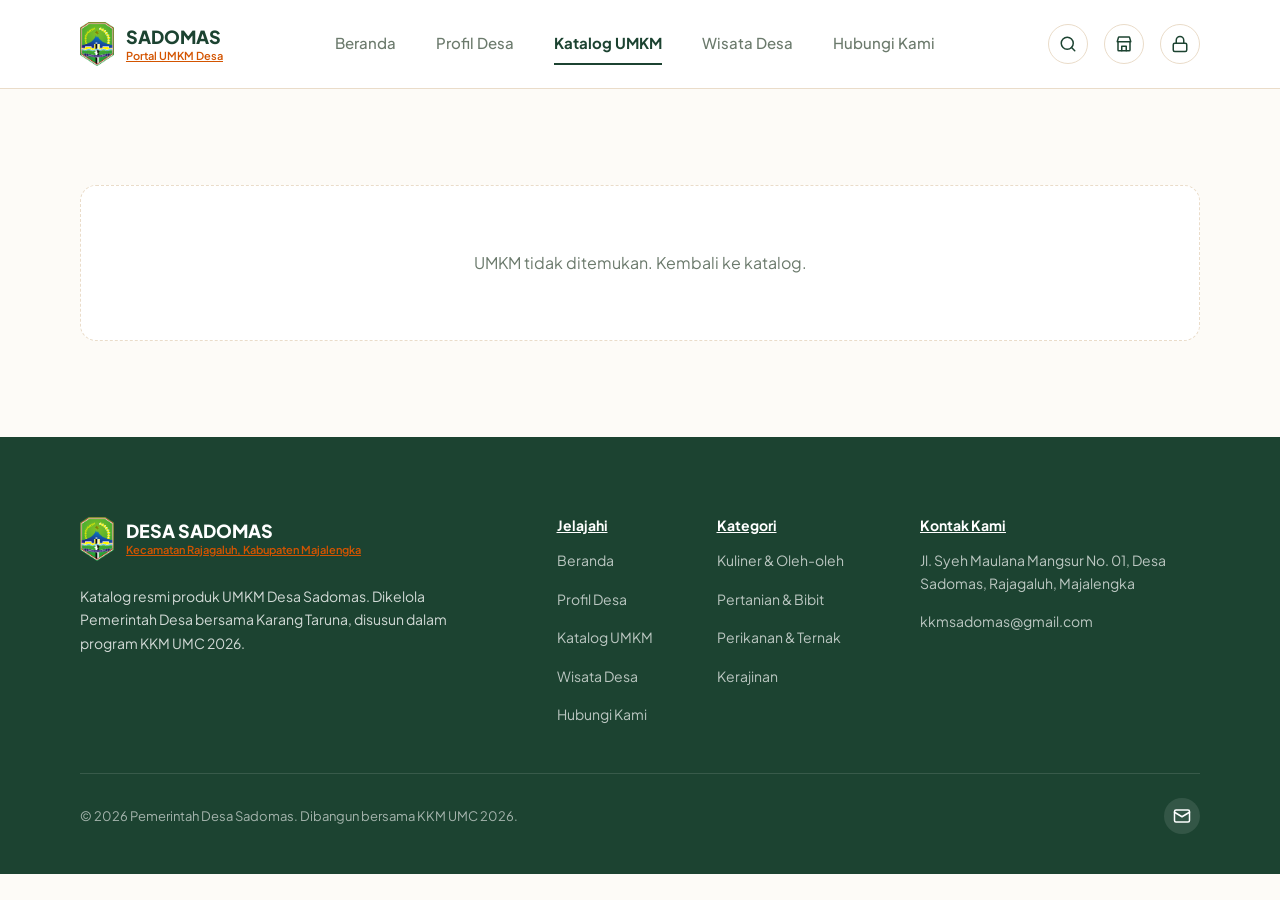
<file: umkm.html>
<!doctype html>
<html lang="id">
  <head>
    <meta charset="utf-8" />
    <meta name="viewport" content="width=device-width, initial-scale=1" />
    <title>Profil UMKM — Desa Sadomas</title>
    <meta name="description" content="Profil usaha warga Desa Sadomas: pemilik, alamat, jam buka, produk yang dijual, dan kontak WhatsApp." />
    <meta name="theme-color" content="#1c4331" />
    <meta property="og:title" content="Profil UMKM — Desa Sadomas" />
    <meta property="og:description" content="Profil usaha warga Desa Sadomas: pemilik, alamat, jam buka, produk yang dijual, dan kontak WhatsApp." />
    <meta property="og:type" content="website" />
    <link rel="icon" type="image/png" href="assets/icons/icon-192.png" />
    <link rel="manifest" href="manifest.json" />
    <link rel="apple-touch-icon" href="assets/icons/icon-192.png" />
    <meta name="apple-mobile-web-app-capable" content="yes" />
    <meta name="apple-mobile-web-app-status-bar-style" content="black-translucent" />
    <meta name="apple-mobile-web-app-title" content="Sadomas" />
    <link rel="stylesheet" href="assets/style.css" />
  </head>

  <body data-halaman="umkm" data-menu="katalog">
    <main id="isi"></main>

    <script src="data/katalog.js"></script>
    <script src="assets/app.js"></script>
  </body>
</html>
</file>
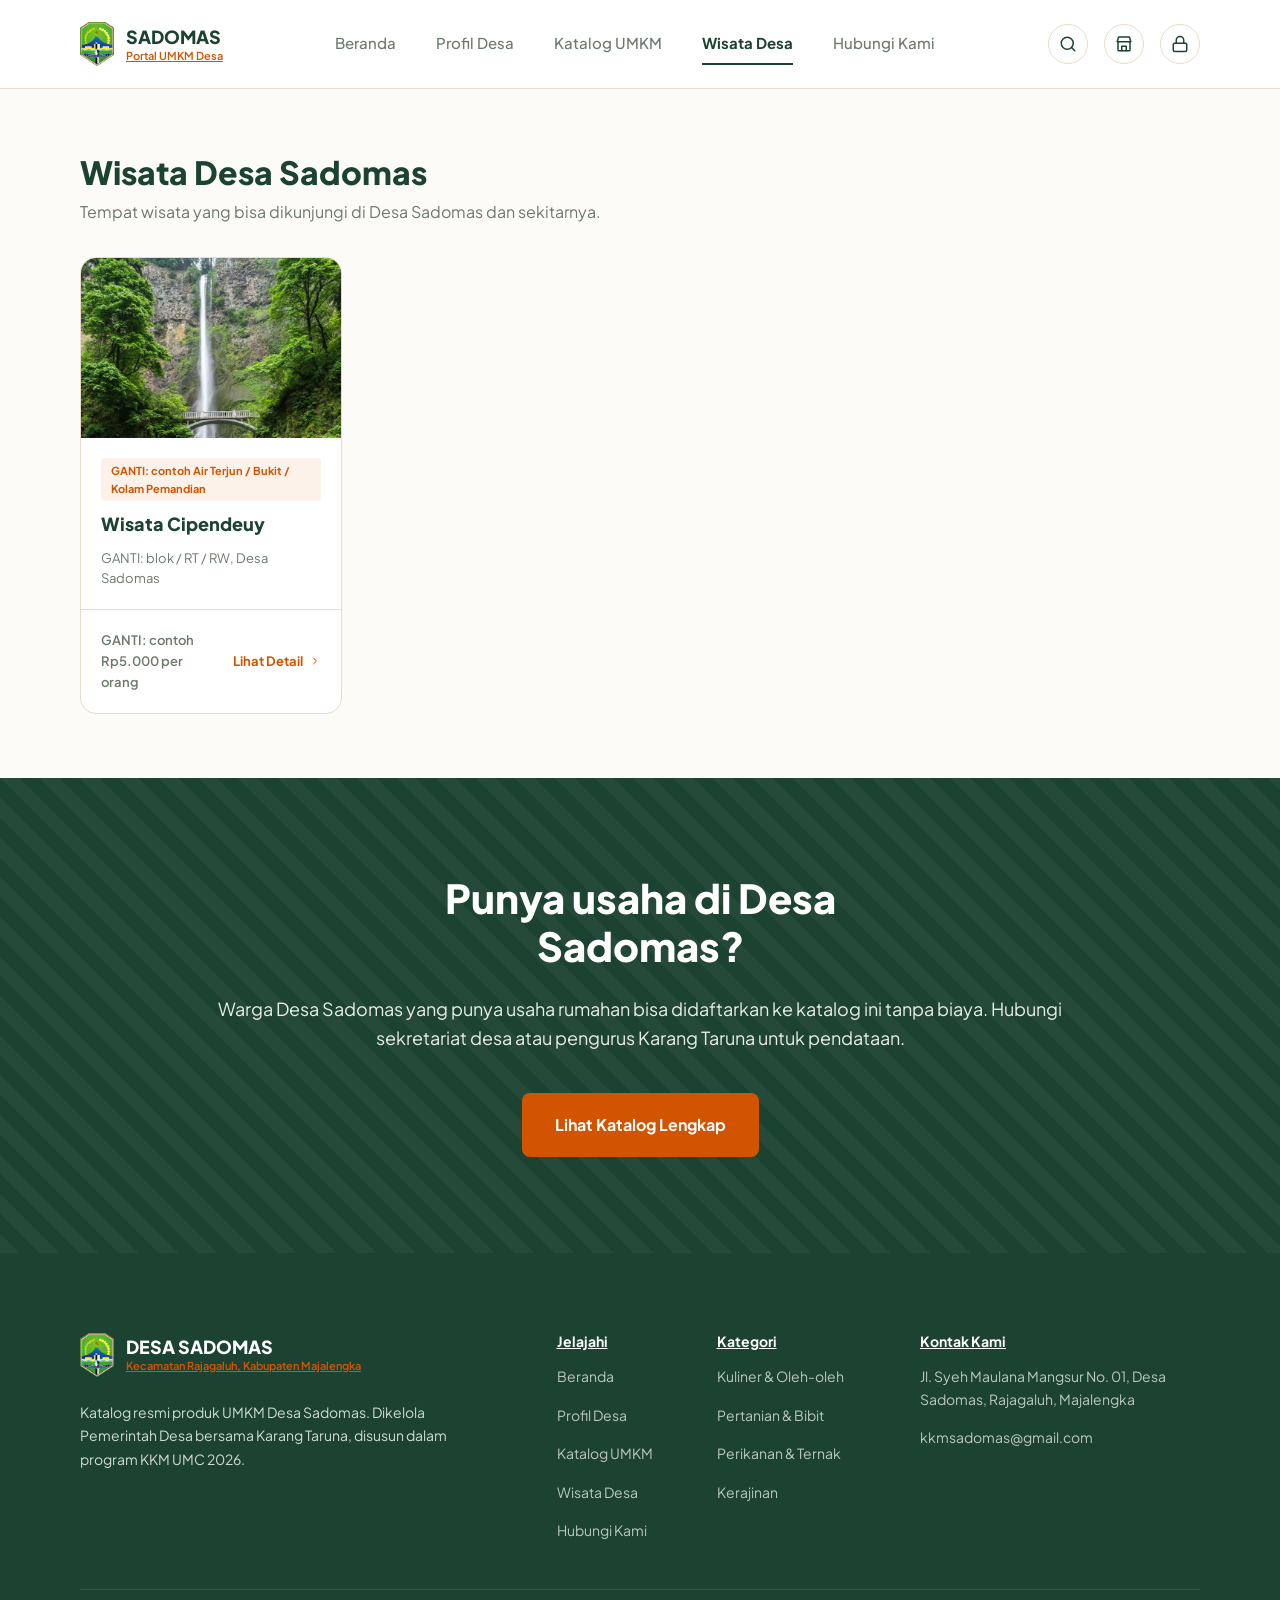
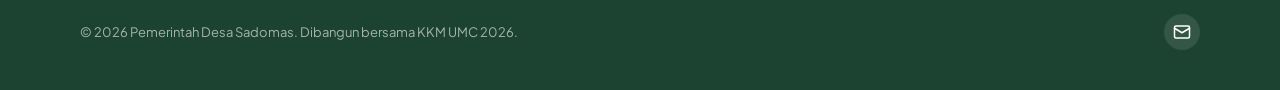
<file: wisata.html>
<!doctype html>
<html lang="id">
  <head>
    <meta charset="utf-8" />
    <meta name="viewport" content="width=device-width, initial-scale=1" />
    <title>Wisata Desa — UMKM Desa Sadomas</title>
    <meta name="description" content="Daftar tempat wisata di Desa Sadomas, Kecamatan Rajagaluh, Kabupaten Majalengka." />
    <meta name="theme-color" content="#1c4331" />
    <meta property="og:title" content="Wisata Desa — UMKM Desa Sadomas" />
    <meta property="og:description" content="Daftar tempat wisata di Desa Sadomas, Kecamatan Rajagaluh, Kabupaten Majalengka." />
    <meta property="og:type" content="website" />
    <link rel="icon" type="image/png" href="assets/icons/icon-192.png" />
    <link rel="manifest" href="manifest.json" />
    <link rel="apple-touch-icon" href="assets/icons/icon-192.png" />
    <meta name="apple-mobile-web-app-capable" content="yes" />
    <meta name="apple-mobile-web-app-status-bar-style" content="black-translucent" />
    <meta name="apple-mobile-web-app-title" content="Sadomas" />
    <link rel="stylesheet" href="assets/style.css" />
  </head>

  <body data-halaman="wisata" data-menu="wisata">
    <main id="isi"></main>

    <script src="data/katalog.js"></script>
    <script src="assets/app.js"></script>
  </body>
</html>
</file>
<file: assets/style.css>
/* ============================================================
   Katalog UMKM Desa Sadomas
   Gaya ditulis ulang dari ekspor desain (beranda / detail_produk /
   profil_umkm). Ukuran, jarak, dan warna disalin dari kelas
   Tailwind di berkas itu — tanpa memuat Tailwind.

   Padanan kelas Tailwind -> nilai yang dipakai di sini:
     px-20 = 80px     py-24 = 96px      p-5 = 20px
     gap-6 = 24px     gap-8 = 32px      gap-12 = 48px
     rounded-lg = 8px rounded-xl = 12px rounded-2xl = 16px
     rounded-3xl = 24px
   ============================================================ */

/* Font disimpan sendiri di assets/fonts, tidak memanggil server luar.
   Satu berkas variabel mencakup bobot 200-800. Lisensi: SIL OFL 1.1. */
@font-face {
  font-family: "Plus Jakarta Sans";
  src: url("fonts/plus-jakarta-sans.woff2") format("woff2");
  font-weight: 200 800;
  font-style: normal;
  font-display: swap;
}

:root {
  --krem: #fdfbf7;
  --krem-hangat: #faf5ee;
  --putih: #ffffff;
  --garis: #eadcc9;
  --hijau: #1c4331;
  --hijau-muda: #e6ece9;
  --jingga: #d35400;
  --jingga-muda: #fdf2e9;
  --teks: #2c3e2d;
  --redup: #6b7a6c;
  --netral: #f5f3ed;
  --biru-muda: #eaf2f8;

  --huruf: "Plus Jakarta Sans", -apple-system, BlinkMacSystemFont, "Segoe UI",
    Roboto, "Helvetica Neue", Arial, sans-serif;

  /* Kanvas desain 1440px dengan padding kiri-kanan 80px (px-20).
     Di layar sempit padding mengecil sendiri, isi tetap sama. */
  --kanvas: 1440px;
  --sisi: 80px;
}

*,
*::before,
*::after {
  box-sizing: border-box;
}

html {
  -webkit-text-size-adjust: 100%;
}

body {
  margin: 0;
  background: var(--krem);
  color: var(--teks);
  font-family: var(--huruf);
  font-size: 16px;
  line-height: 1.6;
  overflow-x: hidden;
}

img {
  max-width: 100%;
  display: block;
}
a {
  color: inherit;
  text-decoration: none;
}
button {
  font: inherit;
  cursor: pointer;
}
h1,
h2,
h3 {
  margin: 0;
  color: var(--hijau);
  line-height: 1.2;
  font-weight: 800;
}
svg {
  display: block;
  flex-shrink: 0;
}

:focus-visible {
  outline: 3px solid var(--jingga);
  outline-offset: 2px;
  border-radius: 4px;
}

.lompat {
  position: absolute;
  left: -9999px;
  top: 0;
  background: var(--hijau);
  color: #fff;
  padding: 12px 16px;
  z-index: 100;
  font-weight: 700;
}
.lompat:focus {
  left: 0;
}

/* Pembungkus tiap bagian: menahan isi di 1440px lalu memberi padding 80px */
.blok {
  width: 100%;
}
.blok__isi {
  max-width: var(--kanvas);
  margin-inline: auto;
  padding-inline: var(--sisi);
  width: 100%;
}

/* ============================================================
   KEPALA — h-[88px] bg-white px-20 border-[#eadcc9]
   ============================================================ */

.kepala {
  position: sticky;
  top: 0;
  z-index: 50;
  background: var(--putih);
  border-bottom: 1px solid var(--garis);
}

.kepala__isi {
  display: flex;
  justify-content: space-between;
  align-items: center;
  height: 88px;
  gap: 16px;
}

.merek {
  display: flex;
  align-items: center;
  gap: 12px;
  flex-shrink: 0;
}

.merek__lambang img {
  height: 44px;
  width: auto;
  display: block;
}

.merek__teks {
  display: flex;
  flex-direction: column;
  gap: 2px;
}
.merek__nama {
  font-weight: 800;
  font-size: 18px;
  color: var(--hijau);
  line-height: 1.2;
}
.merek__sub {
  font-weight: 600;
  font-size: 11px;
  color: var(--jingga);
  text-decoration: underline;
  line-height: 1.2;
}

.menu {
  display: flex;
  align-items: center;
  gap: 40px;
}
.menu a {
  font-weight: 500;
  font-size: 15px;
  color: var(--redup);
  padding: 8px 0;
  border-bottom: 2px solid transparent;
}
.menu a:hover {
  color: var(--hijau);
}
.menu a[aria-current="page"] {
  font-weight: 700;
  color: var(--hijau);
  border-bottom-color: var(--hijau);
}

.kepala__kanan {
  display: flex;
  align-items: center;
  gap: 16px;
}

.bulat {
  display: grid;
  place-items: center;
  padding: 10px;
  border-radius: 100px;
  border: 1px solid var(--garis);
  background: var(--putih);
  color: var(--hijau);
}
.bulat:hover {
  border-color: var(--jingga);
  color: var(--jingga);
}
.bulat svg {
  width: 18px;
  height: 18px;
}

.tombol-menu {
  display: none;
  align-items: center;
  gap: 8px;
  padding: 10px 14px;
  border-radius: 100px;
  border: 1px solid var(--garis);
  background: var(--putih);
  color: var(--hijau);
  font-weight: 700;
  font-size: 14px;
}

/* ============================================================
   TOMBOL
   ============================================================ */

.tombol {
  display: inline-flex;
  align-items: center;
  justify-content: center;
  gap: 8px;
  font-weight: 700;
  font-size: 16px;
  padding: 16px 28px; /* px-7 py-4 */
  border-radius: 8px;
  border: 1.5px solid transparent;
  transition: background-color 0.15s ease, color 0.15s ease;
  text-align: center;
}
.tombol svg {
  width: 18px;
  height: 18px;
}

.tombol--jingga {
  background: var(--jingga);
  color: #fff;
}
.tombol--jingga:hover {
  background: #b84900;
}

.tombol--hijau {
  background: var(--hijau);
  color: #fff;
}
.tombol--hijau:hover {
  background: #143224;
}

.tombol--garis {
  border-color: var(--hijau);
  color: var(--hijau);
}
.tombol--garis:hover {
  background: var(--hijau-muda);
}

.tombol--putih {
  border-color: #fff;
  color: #fff;
}
.tombol--putih:hover {
  background: rgba(255, 255, 255, 0.12);
}

.tombol--pil {
  border-radius: 100px;
  padding: 12px 20px; /* px-5 py-3 */
  font-size: 14px;
}

.tombol--penuh {
  width: 100%;
  padding: 16px;
  font-size: 15px;
}

.tombol--mati {
  background: #f0ebe2;
  color: #97917f;
  border-color: #e2d9c9;
  cursor: not-allowed;
}
.tombol--mati:hover {
  background: #f0ebe2;
}

/* ============================================================
   HERO BERANDA — bg-[#faf5ee] px-20 py-24 gap-12
   ============================================================ */

.hero {
  background: var(--krem-hangat);
  border-bottom: 1px solid var(--garis);
}
.hero__isi {
  display: flex;
  align-items: center;
  gap: 48px;
  padding-block: 96px;
}
.hero__kiri {
  display: flex;
  flex-direction: column;
  gap: 32px;
  flex: 1 1 0;
  min-width: 0;
}
.hero h1 {
  font-size: 56px;
  line-height: 1.1;
  letter-spacing: -0.01em;
}
.hero__teks {
  font-size: 18px;
  line-height: 1.65;
  color: var(--teks);
  margin: 16px 0 0;
}
.hero__aksi {
  display: flex;
  gap: 16px;
  flex-wrap: wrap;
}
.hero__gambar {
  width: 600px;
  height: 460px;
  border-radius: 24px;
  flex-shrink: 0;
}

/* Pil kecil di atas judul — bg-[#e6ece9] px-4 py-2 rounded-full */
.pil {
  align-self: flex-start;
  display: inline-flex;
  align-items: center;
  gap: 6px;
  background: var(--hijau-muda);
  color: var(--hijau);
  font-weight: 700;
  font-size: 12px;
  padding: 8px 16px;
  border-radius: 100px;
  text-decoration: underline;
}
.pil--jingga {
  background: var(--jingga-muda);
  color: var(--jingga);
}
.pil--polos {
  text-decoration: none;
}

/* Kotak gambar: motif anyaman bambu bila foto belum diunggah */
.gambar {
  background-color: var(--hijau-muda);
  background-image: repeating-linear-gradient(
      45deg,
      rgba(28, 67, 49, 0.08) 0 10px,
      transparent 10px 20px
    ),
    repeating-linear-gradient(
      -45deg,
      rgba(211, 84, 0, 0.06) 0 10px,
      transparent 10px 20px
    );
  display: grid;
  place-items: center;
  overflow: hidden;
  color: var(--hijau);
  text-align: center;
}
.gambar img {
  width: 100%;
  height: 100%;
  object-fit: cover;
}
.gambar__label {
  padding: 12px;
  font-size: 13px;
  font-weight: 600;
  opacity: 0.6;
  line-height: 1.4;
}

/* ============================================================
   ANGKA DESA — bg-white px-20 py-12 gap-8
   ============================================================ */

.angka {
  background: var(--putih);
  border-bottom: 1px solid var(--garis);
}
.angka__isi {
  display: flex;
  gap: 32px;
  padding-block: 48px;
}
.angka__sel {
  display: flex;
  align-items: center;
  gap: 20px;
  flex: 1 1 0;
  min-width: 0;
}
.angka__ikon {
  width: 64px;
  height: 64px;
  border-radius: 32px;
  background: var(--hijau-muda);
  color: var(--hijau);
  display: grid;
  place-items: center;
  flex-shrink: 0;
}
.angka__ikon svg {
  width: 24px;
  height: 24px;
}
.angka__nilai {
  font-weight: 800;
  font-size: 28px;
  color: var(--hijau);
  line-height: 1.15;
}
.angka__nama {
  font-weight: 700;
  font-size: 14px;
  color: var(--teks);
  line-height: 1.4;
}
.angka__ket {
  font-size: 12px;
  color: var(--redup);
  line-height: 1.4;
}

/* ============================================================
   BAGIAN UMUM
   ============================================================ */

.bagian--krem {
  background: var(--krem-hangat);
}
.bagian--hijau {
  background: var(--hijau-muda);
}
.bagian--putih {
  background: var(--putih);
  border-block: 1px solid var(--garis);
}

.pad-20-10 {
  padding-block: 80px 40px;
}
.pad-16 {
  padding-block: 64px;
}
.pad-20 {
  padding-block: 80px;
}
.pad-60-20 {
  padding-block: 60px 80px;
}
.pad-60 {
  padding-block: 60px;
}

.judul-24 {
  font-size: 24px;
}
.judul-28 {
  font-size: 28px;
}
.judul-32 {
  font-size: 32px;
}

.kepala-bagian {
  display: flex;
  justify-content: space-between;
  align-items: flex-end;
  gap: 24px;
  margin-bottom: 32px;
  flex-wrap: wrap;
}
.kepala-bagian__kiri {
  max-width: 600px;
  display: flex;
  flex-direction: column;
  gap: 8px;
}
.kepala-bagian p {
  margin: 0;
  font-size: 16px;
  color: var(--redup);
}

.tautan-jingga {
  display: inline-flex;
  align-items: center;
  gap: 8px;
  font-weight: 700;
  font-size: 14px;
  color: var(--jingga);
  white-space: nowrap;
}
.tautan-jingga:hover {
  text-decoration: underline;
}
.tautan-jingga svg {
  width: 14px;
  height: 14px;
}

/* ============================================================
   KATEGORI — kartu bg-white p-6 rounded-2xl
   ============================================================ */

.kategori {
  display: flex;
  gap: 24px;
  flex-wrap: wrap;
}
.kategori__kartu {
  display: flex;
  align-items: center;
  gap: 16px;
  flex: 1 1 240px;
  background: var(--putih);
  padding: 24px;
  border-radius: 16px;
  border: 1px solid var(--garis);
  transition: border-color 0.15s ease;
}
.kategori__kartu:hover {
  border-color: var(--jingga);
}
.kategori__ikon {
  width: 48px;
  height: 48px;
  border-radius: 12px;
  display: grid;
  place-items: center;
  flex-shrink: 0;
  color: var(--hijau);
}
.kategori__ikon svg {
  width: 20px;
  height: 20px;
}
.kategori__nama {
  font-weight: 700;
  font-size: 16px;
  color: var(--hijau);
  flex-grow: 1;
}
.kategori__jumlah {
  font-size: 13px;
  font-weight: 600;
  color: var(--redup);
}
.kategori__kartu > svg {
  width: 16px;
  height: 16px;
  color: var(--jingga);
}

/* ============================================================
   KARTU UMKM & PRODUK
   ============================================================ */

.kisi {
  display: grid;
  grid-template-columns: repeat(4, minmax(0, 1fr));
  gap: 24px;
}
.kisi--3 {
  grid-template-columns: repeat(3, minmax(0, 1fr));
}

.kartu {
  display: flex;
  flex-direction: column;
  justify-content: space-between;
  background: var(--putih);
  border: 1px solid var(--garis);
  border-radius: 16px;
  overflow: hidden;
  transition: border-color 0.15s ease, box-shadow 0.15s ease;
}
.kartu:hover {
  border-color: var(--jingga);
  box-shadow: 0 8px 24px rgba(28, 67, 49, 0.07);
}
.kartu--kecil {
  border-radius: 12px;
}

.kartu__gambar {
  height: 180px;
}
.kartu__gambar--tinggi {
  height: 220px;
}

.kartu__badan {
  display: flex;
  flex-direction: column;
  gap: 12px;
  padding: 20px;
  flex-grow: 1;
}
.kartu__badan--rapat {
  gap: 8px;
}

.kartu__baris {
  display: flex;
  justify-content: space-between;
  align-items: flex-start;
  gap: 12px;
}

.tanda {
  display: inline-block;
  background: var(--jingga-muda);
  color: var(--jingga);
  font-weight: 700;
  font-size: 11px;
  padding: 4px 10px;
  border-radius: 4px;
}

.bintang {
  display: flex;
  gap: 4px;
  color: var(--jingga);
  flex-shrink: 0;
}
.bintang svg {
  width: 14px;
  height: 14px;
}

.kartu__nama {
  font-weight: 800;
  font-size: 18px;
  color: var(--hijau);
  line-height: 1.25;
}
.kartu__nama--kecil {
  font-size: 16px;
  font-weight: 700;
}
.kartu__ket {
  font-size: 13px;
  color: var(--redup);
}
.kartu__kategori {
  font-weight: 700;
  font-size: 12px;
  color: var(--jingga);
}
.kartu__harga {
  font-weight: 800;
  font-size: 18px;
  color: var(--hijau);
}

.kartu__kaki {
  display: flex;
  justify-content: space-between;
  align-items: center;
  gap: 12px;
  padding: 20px;
  border-top: 1px solid var(--garis);
}
.kartu__kaki span:first-child {
  font-weight: 600;
  font-size: 13px;
  color: var(--redup);
}
.kartu__aksi {
  display: inline-flex;
  align-items: center;
  gap: 6px;
  font-weight: 700;
  font-size: 13px;
  color: var(--jingga);
  white-space: nowrap;
}
.kartu__aksi svg {
  width: 12px;
  height: 12px;
}

/* ============================================================
   PENCARIAN & SARINGAN (halaman katalog)
   ============================================================ */

.saring {
  display: flex;
  gap: 16px;
  align-items: center;
  flex-wrap: wrap;
  margin-bottom: 24px;
}
.saring__kotak {
  position: relative;
  flex: 1 1 280px;
  min-width: 0;
}
.saring__kotak svg {
  position: absolute;
  left: 18px;
  top: 50%;
  transform: translateY(-50%);
  width: 16px;
  height: 16px;
  color: var(--redup);
  pointer-events: none;
}
.saring__cari {
  width: 100%;
  padding: 14px 18px 14px 46px;
  border-radius: 100px;
  border: 1px solid var(--garis);
  background: var(--putih);
  font-family: inherit;
  font-size: 15px;
  color: var(--teks);
}
.saring__cari::placeholder {
  color: #a8a99b;
}
.cip-baris {
  display: flex;
  gap: 12px;
  flex-wrap: wrap;
}
.cip {
  padding: 10px 18px;
  border-radius: 100px;
  border: 1px solid var(--garis);
  background: var(--putih);
  font-weight: 600;
  font-size: 14px;
  color: var(--redup);
}
.cip:hover {
  border-color: var(--hijau);
  color: var(--hijau);
}
.cip[aria-pressed="true"] {
  background: var(--hijau);
  border-color: var(--hijau);
  color: #fff;
}
.jumlah-hasil {
  font-size: 14px;
  color: var(--redup);
  margin: 0 0 24px;
}
.kosong {
  grid-column: 1 / -1;
  text-align: center;
  padding: 64px 24px;
  color: var(--redup);
  background: var(--putih);
  border: 1px dashed var(--garis);
  border-radius: 16px;
}

/* ============================================================
   REMAH & HALAMAN RINCI
   ============================================================ */

.remah {
  display: flex;
  align-items: center;
  gap: 8px;
  padding-block: 24px 8px;
  font-size: 13px;
  color: var(--redup);
  flex-wrap: wrap;
}
.remah svg {
  width: 12px;
  height: 12px;
}
.remah strong {
  font-weight: 700;
  color: var(--hijau);
}
.remah a:hover {
  color: var(--jingga);
  text-decoration: underline;
}

/* Detail produk — gap-12, kolom kanan w-[540px] */
.rinci {
  display: flex;
  gap: 48px;
  padding-block: 24px 80px;
  align-items: flex-start;
}
.rinci__galeri {
  display: flex;
  flex-direction: column;
  gap: 16px;
  flex: 1 1 0;
  min-width: 0;
}
.rinci__utama {
  height: 440px;
  border-radius: 20px;
  border: 1px solid var(--garis);
}
.jempol {
  display: flex;
  gap: 12px;
}
.jempol__satu {
  flex: 1 1 0;
  height: 80px;
  border-radius: 8px;
  border: 1px solid var(--garis);
  padding: 0;
  background: none;
  overflow: hidden;
}
.jempol__satu[aria-current="true"] {
  border: 2px solid var(--jingga);
}
.jempol__satu .gambar {
  width: 100%;
  height: 100%;
}

.rinci__kanan {
  width: 540px;
  flex-shrink: 0;
  display: flex;
  flex-direction: column;
  gap: 32px;
}
.rinci__kepala {
  display: flex;
  flex-direction: column;
  gap: 12px;
}
.rinci__baris {
  display: flex;
  align-items: center;
  gap: 12px;
  flex-wrap: wrap;
  font-size: 13px;
  color: var(--redup);
}
.rinci__judul {
  font-size: 36px;
  line-height: 1.2;
}
.rinci__harga {
  font-weight: 800;
  font-size: 30px;
  color: var(--jingga);
}
.rinci__satuan {
  font-weight: 500;
  font-size: 14px;
  color: var(--redup);
}

.blok-teks {
  display: flex;
  flex-direction: column;
  gap: 12px;
}
.blok-teks h2,
.blok-teks h3 {
  font-size: 16px;
  font-weight: 800;
}
.blok-teks p {
  margin: 0;
  font-size: 16px;
  line-height: 1.7;
  color: var(--teks);
}

.spek {
  display: flex;
  flex-direction: column;
  gap: 12px;
}
.spek__baris {
  display: flex;
  justify-content: space-between;
  align-items: baseline;
  gap: 24px;
  padding-block: 8px;
  border-bottom: 1px solid var(--garis);
}
.spek__label {
  font-size: 14px;
  color: var(--redup);
  flex-shrink: 0;
}
.spek__nilai {
  font-weight: 700;
  font-size: 14px;
  color: var(--hijau);
  text-align: right;
}

.aksi {
  display: flex;
  flex-direction: column;
  gap: 12px;
}

.peringatan {
  background: var(--jingga-muda);
  border: 1px solid #f0cba8;
  color: #8a3b00;
  border-radius: 8px;
  padding: 12px 16px;
  font-size: 14px;
  margin: 0;
}

/* ============================================================
   PROFIL UMKM
   ============================================================ */

.profil {
  display: flex;
  align-items: center;
  gap: 48px;
  padding-block: 80px;
}
.profil__gambar {
  width: 480px;
  height: 360px;
  border-radius: 20px;
  flex-shrink: 0;
}
.profil__kanan {
  display: flex;
  flex-direction: column;
  gap: 24px;
  flex: 1 1 0;
  min-width: 0;
}
.profil__judul {
  font-size: 40px;
}
.profil__meta {
  display: flex;
  gap: 32px;
  flex-wrap: wrap;
  margin: 0;
}
.profil__meta div {
  display: flex;
  flex-direction: column;
  gap: 4px;
}
.profil__meta dt {
  font-size: 12px;
  color: var(--redup);
  text-decoration: underline;
}
.profil__meta dd {
  margin: 0;
  font-weight: 700;
  font-size: 16px;
  color: var(--hijau);
}

/* Galeri proses — 4 gambar h-40 rounded-xl */
.galeri {
  display: grid;
  grid-template-columns: repeat(4, minmax(0, 1fr));
  gap: 20px;
}
.galeri .gambar {
  height: 160px;
  border-radius: 12px;
}

/* Blok lokasi & kontak operasional */
.lokasi {
  display: flex;
  gap: 48px;
  padding-block: 80px;
  align-items: stretch;
}
.lokasi__kiri {
  display: flex;
  flex-direction: column;
  gap: 16px;
  flex: 1 1 0;
  min-width: 0;
}
.lokasi__judul {
  font-size: 20px;
}
.lokasi__peta {
  height: 280px;
  border-radius: 16px;
  border: 1px solid var(--garis);
}
.lokasi__alamat {
  display: inline-flex;
  align-items: center;
  gap: 8px;
  align-self: flex-start;
  background: var(--putih);
  padding: 8px 16px;
  border-radius: 100px;
  font-weight: 700;
  font-size: 13px;
  color: var(--hijau);
}
.lokasi__alamat svg {
  width: 16px;
  height: 16px;
  flex-shrink: 0;
}

.kontak-kartu {
  width: 440px;
  flex-shrink: 0;
  display: flex;
  flex-direction: column;
  gap: 24px;
  background: var(--putih);
  padding: 32px;
  border-radius: 16px;
  border: 1px solid var(--garis);
}
.kontak-kartu h2 {
  font-size: 22px;
}
.kontak-daftar {
  display: flex;
  flex-direction: column;
  gap: 16px;
}
.kontak-baris {
  display: flex;
  align-items: center;
  gap: 12px;
}
.kontak-baris svg {
  width: 20px;
  height: 20px;
  color: var(--hijau);
}
.kontak-baris__label {
  font-size: 12px;
  color: var(--redup);
}
.kontak-baris__nilai {
  font-weight: 700;
  font-size: 15px;
  color: var(--hijau);
}

/* ============================================================
   ULASAN & TESTIMONI
   ============================================================ */

.ulasan {
  display: grid;
  grid-template-columns: repeat(3, minmax(0, 1fr));
  gap: 24px;
}
.ulasan__kartu {
  display: flex;
  flex-direction: column;
  gap: 16px;
  background: var(--putih);
  padding: 24px;
  border-radius: 12px;
  border: 1px solid var(--garis);
}
.ulasan__kepala {
  display: flex;
  justify-content: space-between;
  align-items: center;
  gap: 12px;
}
.ulasan__nama {
  font-weight: 700;
  font-size: 15px;
  color: var(--hijau);
}
.ulasan__meta {
  font-size: 12px;
  color: var(--redup);
}
.ulasan__teks {
  margin: 0;
  font-size: 13px;
  line-height: 1.7;
  color: var(--teks);
}

.kosong-kecil {
  color: var(--redup);
  font-size: 0.9rem;
}

/* Form ulasan pembeli (produk.html) & form masuk/promo (toko-saya.html) */
.form-ulasan,
.form-toko {
  max-width: 480px;
  margin-top: 32px;
}
.form-ulasan .f-baris,
.form-toko .f-baris {
  display: flex;
  flex-direction: column;
  gap: 4px;
  margin-bottom: 12px;
}
.form-ulasan label,
.form-toko label {
  font-size: 0.85rem;
  font-weight: 600;
  color: var(--teks);
}
.form-ulasan input,
.form-ulasan select,
.form-ulasan textarea,
.form-toko input,
.form-toko select,
.form-toko textarea {
  font: inherit;
  padding: 8px 10px;
  border: 1px solid var(--garis);
  border-radius: 8px;
  background: var(--putih);
}
.status {
  margin: 16px 0;
  padding: 10px 14px;
  border-radius: 8px;
  font-weight: 600;
  min-height: 1px;
}
.status--ok {
  background: var(--hijau-muda);
  color: var(--hijau);
}
.status--galat {
  background: #fbdedb;
  color: #7a241f;
}

.promo-toko {
  background: var(--hijau-muda);
  color: var(--hijau);
  border-radius: 10px;
  padding: 10px 14px;
  font-size: 14px;
  margin: 12px 0 0;
}

.testimoni {
  display: flex;
  align-items: center;
  gap: 64px;
  padding-block: 96px;
}
.testimoni__foto {
  width: 280px;
  height: 280px;
  border-radius: 140px;
  flex-shrink: 0;
}
.testimoni__kanan {
  display: flex;
  flex-direction: column;
  gap: 24px;
  flex: 1 1 0;
  min-width: 0;
}
.testimoni__kutip {
  width: 48px;
  height: 40px;
  opacity: 0.3;
  color: var(--hijau);
}
.testimoni__teks {
  margin: 0;
  font-weight: 600;
  font-size: 22px;
  line-height: 1.55;
  color: var(--hijau);
}
.testimoni__nama {
  font-weight: 700;
  font-size: 18px;
  color: var(--hijau);
}
.testimoni__peran {
  font-size: 14px;
  color: var(--redup);
}

/* ============================================================
   AJAKAN PENUTUP — px-20 py-24, teks putih
   ============================================================ */

.ajakan {
  background: var(--hijau);
  background-image: repeating-linear-gradient(
    45deg,
    rgba(255, 255, 255, 0.035) 0 14px,
    transparent 14px 28px
  );
}
.ajakan__isi {
  display: flex;
  flex-direction: column;
  align-items: center;
  gap: 24px;
  padding-block: 96px;
  text-align: center;
}
.ajakan h2 {
  font-size: 40px;
  color: #fff;
  max-width: 20ch;
}
.ajakan p {
  margin: 0;
  font-size: 18px;
  line-height: 1.65;
  color: rgba(255, 255, 255, 0.9);
  max-width: 68ch;
}
.ajakan__aksi {
  display: flex;
  gap: 16px;
  padding-top: 16px;
  flex-wrap: wrap;
  justify-content: center;
}
.ajakan .tombol {
  padding: 18px 32px;
}

/* ============================================================
   KAKI — bg-[#1c4331] px-20 pt-20 pb-10 gap-12
   ============================================================ */

.kaki {
  background: var(--hijau);
  color: #fff;
}
.kaki__isi {
  display: flex;
  flex-direction: column;
  gap: 48px;
  padding-block: 80px 40px;
}
.kaki__atas {
  display: flex;
  justify-content: space-between;
  gap: 48px;
  flex-wrap: wrap;
}
.kaki__merek {
  width: 400px;
  display: flex;
  flex-direction: column;
  gap: 24px;
}
.kaki__lambang img {
  height: 44px;
  width: auto;
  display: block;
}
.kaki__nama {
  font-weight: 800;
  font-size: 18px;
  color: #fff;
  line-height: 1.2;
}
.kaki__sub {
  font-weight: 600;
  font-size: 11px;
  color: var(--jingga);
  text-decoration: underline;
  line-height: 1.3;
}
.kaki__teks {
  margin: 0;
  font-size: 14px;
  line-height: 1.7;
  color: rgba(255, 255, 255, 0.8);
}
.kaki__kolom {
  display: flex;
  gap: 64px;
  flex-wrap: wrap;
}
.kaki__kolom > div {
  display: flex;
  flex-direction: column;
  gap: 16px;
}
.kaki h3 {
  font-weight: 700;
  font-size: 14px;
  color: #fff;
  text-decoration: underline;
}
.kaki ul {
  list-style: none;
  margin: 0;
  padding: 0;
  display: flex;
  flex-direction: column;
  gap: 16px;
}
.kaki li,
.kaki li a {
  font-size: 14px;
  color: rgba(255, 255, 255, 0.7);
}
.kaki li a:hover {
  color: #fff;
  text-decoration: underline;
}
.kaki__alamat {
  width: 280px;
  display: flex;
  flex-direction: column;
  gap: 16px;
}
.kaki__bawah {
  display: flex;
  justify-content: space-between;
  align-items: center;
  gap: 24px;
  flex-wrap: wrap;
  font-size: 13px;
  color: rgba(255, 255, 255, 0.6);
  border-top: 1px solid rgba(255, 255, 255, 0.12);
  padding-top: 24px;
}
.sosial {
  display: flex;
  gap: 16px;
}
.sosial a {
  width: 36px;
  height: 36px;
  border-radius: 18px;
  background: rgba(255, 255, 255, 0.1);
  color: #fff;
  display: grid;
  place-items: center;
}
.sosial a:hover {
  background: rgba(255, 255, 255, 0.24);
}
.sosial svg {
  width: 18px;
  height: 18px;
}

/* Batang WhatsApp menempel di bawah layar HP */
.batang-wa {
  display: none;
  position: fixed;
  left: 0;
  right: 0;
  bottom: 0;
  z-index: 60;
  background: var(--putih);
  border-top: 1px solid var(--garis);
  padding: 12px 20px;
  box-shadow: 0 -4px 16px rgba(28, 67, 49, 0.1);
}

/* ============================================================
   LAYAR SEMPIT
   Kanvas 1440px diturunkan bertahap. Ukuran huruf dan jarak
   dikecilkan hanya di titik yang membuat tata letak pecah.
   ============================================================ */

@media (max-width: 1200px) {
  :root {
    --sisi: 48px;
  }
  .hero__gambar {
    width: 46%;
    height: auto;
    aspect-ratio: 600 / 460;
  }
  .rinci__kanan {
    width: 440px;
  }
  .kontak-kartu {
    width: 380px;
  }
  .profil__gambar {
    width: 40%;
    height: auto;
    aspect-ratio: 4 / 3;
  }
  .kisi {
    grid-template-columns: repeat(3, minmax(0, 1fr));
  }
  .angka__isi {
    flex-wrap: wrap;
  }
  .angka__sel {
    flex: 1 1 40%;
  }
}

@media (max-width: 980px) {
  :root {
    --sisi: 32px;
  }
  .menu,
  .kepala__kanan .tombol {
    display: none;
  }
  .tombol-menu {
    display: inline-flex;
  }
  .kepala {
    position: relative;
  }
  .menu.buka {
    display: flex;
    position: absolute;
    top: 100%;
    left: 0;
    right: 0;
    background: var(--putih);
    border-bottom: 1px solid var(--garis);
    flex-direction: column;
    align-items: stretch;
    gap: 0;
    padding: 8px var(--sisi) 20px;
    z-index: 40;
  }
  .menu.buka a {
    padding: 14px 0;
    border-bottom: 1px solid var(--garis);
  }
  .hero__isi,
  .rinci,
  .profil,
  .lokasi,
  .testimoni {
    flex-direction: column;
    align-items: stretch;
    gap: 32px;
  }
  .hero__isi,
  .testimoni {
    padding-block: 56px;
  }
  .hero__gambar,
  .rinci__kanan,
  .kontak-kartu,
  .profil__gambar,
  .testimoni__foto {
    width: 100%;
  }
  .testimoni__foto {
    max-width: 220px;
    height: auto;
    aspect-ratio: 1;
    align-self: center;
  }
  .hero h1 {
    font-size: 40px;
  }
  .profil__judul {
    font-size: 32px;
  }
  .rinci__judul,
  .ajakan h2 {
    font-size: 28px;
  }
  .judul-32 {
    font-size: 26px;
  }
  .kisi,
  .kisi--3,
  .ulasan {
    grid-template-columns: repeat(2, minmax(0, 1fr));
  }
  .galeri {
    grid-template-columns: repeat(2, minmax(0, 1fr));
  }
  .pad-20-10,
  .pad-20,
  .pad-24,
  .pad-60-20 {
    padding-block: 56px;
  }
  .kaki__merek,
  .kaki__alamat {
    width: 100%;
  }
}

@media (max-width: 640px) {
  :root {
    --sisi: 20px;
  }
  body {
    font-size: 15px;
  }
  .hero h1 {
    font-size: 30px;
  }
  .hero__teks,
  .ajakan p {
    font-size: 16px;
  }
  .hero__kiri {
    gap: 24px;
  }
  .rinci__judul,
  .rinci__harga {
    font-size: 24px;
  }
  .profil__judul,
  .ajakan h2 {
    font-size: 24px;
  }
  .judul-24,
  .judul-28,
  .judul-32 {
    font-size: 20px;
  }
  .testimoni__teks {
    font-size: 18px;
  }
  .angka__sel {
    flex: 1 1 100%;
  }
  .angka__ikon {
    width: 48px;
    height: 48px;
  }
  .angka__nilai {
    font-size: 22px;
  }
  .kisi,
  .kisi--3,
  .galeri {
    grid-template-columns: repeat(2, minmax(0, 1fr));
    gap: 16px;
  }
  .ulasan {
    grid-template-columns: 1fr;
  }
  .kartu__badan,
  .kartu__kaki {
    padding: 14px;
  }
  .kartu__gambar {
    height: 130px;
  }
  .kartu__gambar--tinggi {
    height: 150px;
  }
  .kartu__nama,
  .kartu__harga {
    font-size: 15px;
  }
  .kartu__kaki {
    flex-direction: column;
    align-items: flex-start;
    gap: 8px;
  }
  .rinci__utama {
    height: 260px;
  }
  .rinci {
    padding-block: 16px 48px;
  }
  .kontak-kartu {
    padding: 20px;
  }
  .lokasi__peta {
    height: 200px;
  }
  .tombol {
    padding: 14px 20px;
    font-size: 15px;
  }
  .batang-wa {
    display: block;
  }
  body.ada-batang {
    padding-bottom: 80px;
  }
  .kaki__kolom {
    gap: 32px;
  }
  .kaki__isi {
    gap: 32px;
    padding-block: 48px 32px;
  }
}

@media (prefers-reduced-motion: reduce) {
  * {
    transition: none !important;
    animation: none !important;
  }
}

@media print {
  .kepala,
  .batang-wa,
  .saring,
  .ajakan {
    display: none;
  }
}
</file>
